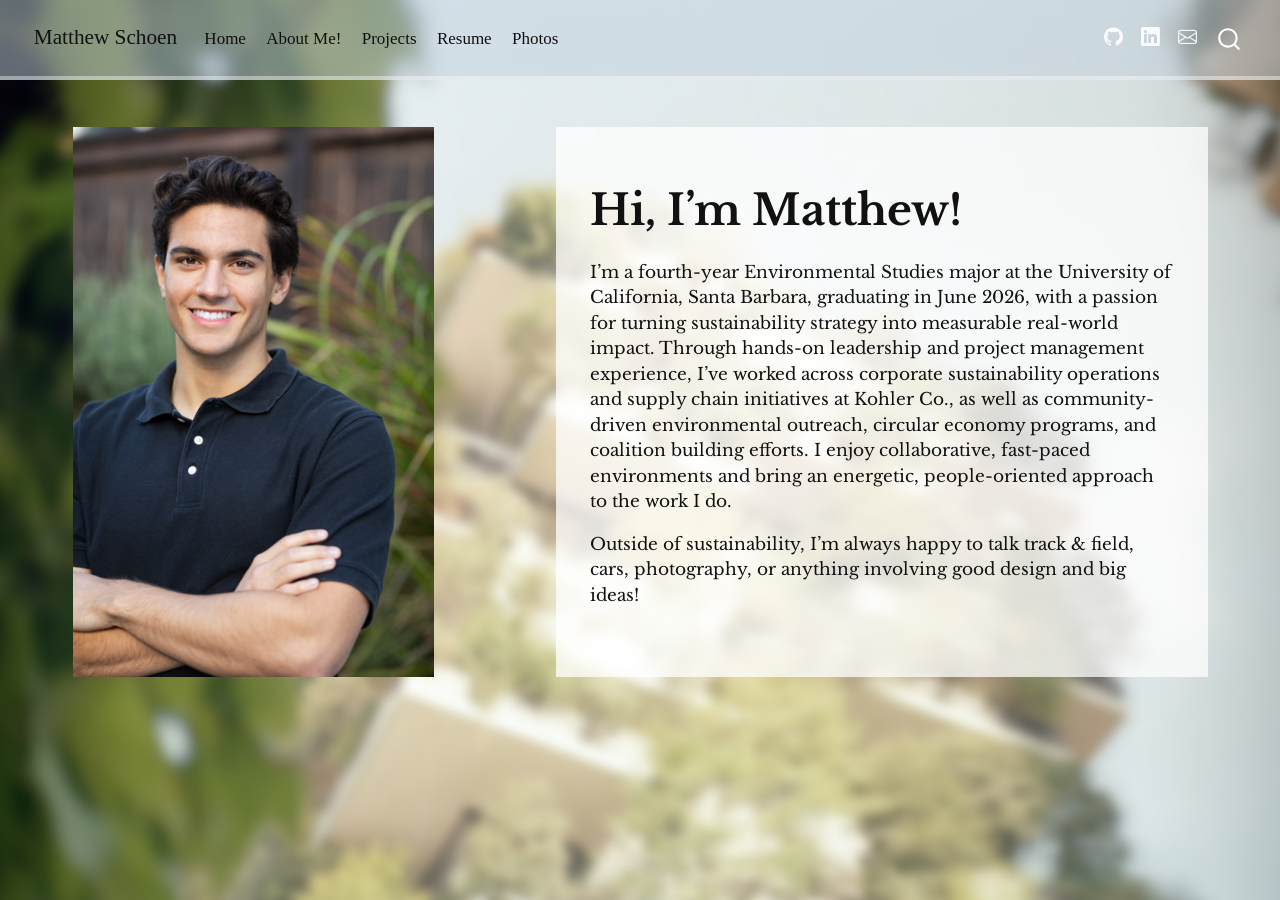
<file: docs/index.html>
<!DOCTYPE html>
<html xmlns="http://www.w3.org/1999/xhtml" lang="en" xml:lang="en"><head>

<meta charset="utf-8">
<meta name="generator" content="quarto-1.8.25">

<meta name="viewport" content="width=device-width, initial-scale=1.0, user-scalable=yes">


<title>Matthew Schoen</title>
<style>
code{white-space: pre-wrap;}
span.smallcaps{font-variant: small-caps;}
div.columns{display: flex; gap: min(4vw, 1.5em);}
div.column{flex: auto; overflow-x: auto;}
div.hanging-indent{margin-left: 1.5em; text-indent: -1.5em;}
ul.task-list{list-style: none;}
ul.task-list li input[type="checkbox"] {
  width: 0.8em;
  margin: 0 0.8em 0.2em -1em; /* quarto-specific, see https://github.com/quarto-dev/quarto-cli/issues/4556 */ 
  vertical-align: middle;
}
</style>


<script src="site_libs/quarto-nav/quarto-nav.js"></script>
<script src="site_libs/quarto-nav/headroom.min.js"></script>
<script src="site_libs/clipboard/clipboard.min.js"></script>
<script src="site_libs/quarto-search/autocomplete.umd.js"></script>
<script src="site_libs/quarto-search/fuse.min.js"></script>
<script src="site_libs/quarto-search/quarto-search.js"></script>
<meta name="quarto:offset" content="./">
<script src="site_libs/quarto-html/quarto.js" type="module"></script>
<script src="site_libs/quarto-html/tabsets/tabsets.js" type="module"></script>
<script src="site_libs/quarto-html/axe/axe-check.js" type="module"></script>
<script src="site_libs/quarto-html/popper.min.js"></script>
<script src="site_libs/quarto-html/tippy.umd.min.js"></script>
<script src="site_libs/quarto-html/anchor.min.js"></script>
<link href="site_libs/quarto-html/tippy.css" rel="stylesheet">
<link href="site_libs/quarto-html/quarto-syntax-highlighting-7b89279ff1a6dce999919e0e67d4d9ec.css" rel="stylesheet" id="quarto-text-highlighting-styles">
<script src="site_libs/bootstrap/bootstrap.min.js"></script>
<link href="site_libs/bootstrap/bootstrap-icons.css" rel="stylesheet">
<link href="site_libs/bootstrap/bootstrap-ee5696a07194bc2ae68a4d3c71f59966.min.css" rel="stylesheet" append-hash="true" id="quarto-bootstrap" data-mode="light">
<script id="quarto-search-options" type="application/json">{
  "location": "navbar",
  "copy-button": false,
  "collapse-after": 3,
  "panel-placement": "end",
  "type": "overlay",
  "limit": 50,
  "keyboard-shortcut": [
    "f",
    "/",
    "s"
  ],
  "show-item-context": false,
  "language": {
    "search-no-results-text": "No results",
    "search-matching-documents-text": "matching documents",
    "search-copy-link-title": "Copy link to search",
    "search-hide-matches-text": "Hide additional matches",
    "search-more-match-text": "more match in this document",
    "search-more-matches-text": "more matches in this document",
    "search-clear-button-title": "Clear",
    "search-text-placeholder": "",
    "search-detached-cancel-button-title": "Cancel",
    "search-submit-button-title": "Submit",
    "search-label": "Search"
  }
}</script>


</head>

<body class="nav-fixed default-page quarto-light">

<div id="quarto-search-results"></div>
  <header id="quarto-header" class="headroom fixed-top">
    <nav class="navbar navbar-expand-lg " data-bs-theme="dark">
      <div class="navbar-container container-fluid">
      <div class="navbar-brand-container mx-auto">
    <a href="./index.html" class="navbar-brand navbar-brand-logo">
    </a>
    <a class="navbar-brand" href="./index.html">
    <span class="navbar-title">Matthew Schoen</span>
    </a>
  </div>
            <div id="quarto-search" class="" title="Search"></div>
          <button class="navbar-toggler" type="button" data-bs-toggle="collapse" data-bs-target="#navbarCollapse" aria-controls="navbarCollapse" role="menu" aria-expanded="false" aria-label="Toggle navigation" onclick="if (window.quartoToggleHeadroom) { window.quartoToggleHeadroom(); }">
  <span class="navbar-toggler-icon"></span>
</button>
          <div class="collapse navbar-collapse" id="navbarCollapse">
            <ul class="navbar-nav navbar-nav-scroll me-auto">
  <li class="nav-item">
    <a class="nav-link active" href="./index.html" aria-current="page"> 
<span class="menu-text">Home</span></a>
  </li>  
  <li class="nav-item">
    <a class="nav-link" href="./about.html"> 
<span class="menu-text">About Me!</span></a>
  </li>  
  <li class="nav-item">
    <a class="nav-link" href="./projects.html"> 
<span class="menu-text">Projects</span></a>
  </li>  
  <li class="nav-item">
    <a class="nav-link" href="./resume.html"> 
<span class="menu-text">Resume</span></a>
  </li>  
  <li class="nav-item">
    <a class="nav-link" href="./photos.html"> 
<span class="menu-text">Photos</span></a>
  </li>  
</ul>
            <ul class="navbar-nav navbar-nav-scroll ms-auto">
  <li class="nav-item compact">
    <a class="nav-link" href="https://github.com/meschoen76"> <i class="bi bi-github" role="img">
</i> 
<span class="menu-text"></span></a>
  </li>  
  <li class="nav-item compact">
    <a class="nav-link" href="https://www.linkedin.com/in/matthew-schoen-sustainability/"> <i class="bi bi-linkedin" role="img">
</i> 
<span class="menu-text"></span></a>
  </li>  
  <li class="nav-item compact">
    <a class="nav-link" href="mailto:meschoen76@gmail.com"> <i class="bi bi-envelope" role="img">
</i> 
<span class="menu-text"></span></a>
  </li>  
</ul>
          </div> <!-- /navcollapse -->
            <div class="quarto-navbar-tools">
</div>
      </div> <!-- /container-fluid -->
    </nav>
</header>
<!-- content -->
<div id="quarto-content" class="quarto-container page-columns page-rows-contents page-layout-full page-navbar">
<!-- sidebar -->
<!-- margin-sidebar -->
    
<!-- main -->
<main class="content column-page" id="quarto-document-content"><header id="title-block-header" class="quarto-title-block"></header>




<div class="grid">
<div class="g-col-12 g-col-md-4">
<p><img src="Images/mes_headshot.JPEG" class="profile-image img-fluid" alt="Matthew Schoen Headshot"></p>
</div>
<div class="g-col-12 g-col-md-1">

</div>
<div class="g-col-12 g-col-md-7 text-panel-index" style="display:flex; flex-direction:column; justify-content:center;">
<p><span style="font-size:250%;"><strong>Hi, I’m Matthew!</strong></span></p>
<p>I’m a fourth-year Environmental Studies major at the University of California, Santa Barbara, graduating in June 2026, with a passion for turning sustainability strategy into measurable real-world impact. Through hands-on leadership and project management experience, I’ve worked across corporate sustainability operations and supply chain initiatives at Kohler Co., as well as community-driven environmental outreach, circular economy programs, and coalition building efforts. I enjoy collaborative, fast-paced environments and bring an energetic, people-oriented approach to the work I do.</p>
<p>Outside of sustainability, I’m always happy to talk track &amp; field, cars, photography, or anything involving good design and big ideas!</p>
</div>
</div>



</main> <!-- /main -->
<script id="quarto-html-after-body" type="application/javascript">
  window.document.addEventListener("DOMContentLoaded", function (event) {
    const icon = "";
    const anchorJS = new window.AnchorJS();
    anchorJS.options = {
      placement: 'right',
      icon: icon
    };
    anchorJS.add('.anchored');
    const isCodeAnnotation = (el) => {
      for (const clz of el.classList) {
        if (clz.startsWith('code-annotation-')) {                     
          return true;
        }
      }
      return false;
    }
    const onCopySuccess = function(e) {
      // button target
      const button = e.trigger;
      // don't keep focus
      button.blur();
      // flash "checked"
      button.classList.add('code-copy-button-checked');
      var currentTitle = button.getAttribute("title");
      button.setAttribute("title", "Copied!");
      let tooltip;
      if (window.bootstrap) {
        button.setAttribute("data-bs-toggle", "tooltip");
        button.setAttribute("data-bs-placement", "left");
        button.setAttribute("data-bs-title", "Copied!");
        tooltip = new bootstrap.Tooltip(button, 
          { trigger: "manual", 
            customClass: "code-copy-button-tooltip",
            offset: [0, -8]});
        tooltip.show();    
      }
      setTimeout(function() {
        if (tooltip) {
          tooltip.hide();
          button.removeAttribute("data-bs-title");
          button.removeAttribute("data-bs-toggle");
          button.removeAttribute("data-bs-placement");
        }
        button.setAttribute("title", currentTitle);
        button.classList.remove('code-copy-button-checked');
      }, 1000);
      // clear code selection
      e.clearSelection();
    }
    const getTextToCopy = function(trigger) {
      const outerScaffold = trigger.parentElement.cloneNode(true);
      const codeEl = outerScaffold.querySelector('code');
      for (const childEl of codeEl.children) {
        if (isCodeAnnotation(childEl)) {
          childEl.remove();
        }
      }
      return codeEl.innerText;
    }
    const clipboard = new window.ClipboardJS('.code-copy-button:not([data-in-quarto-modal])', {
      text: getTextToCopy
    });
    clipboard.on('success', onCopySuccess);
    if (window.document.getElementById('quarto-embedded-source-code-modal')) {
      const clipboardModal = new window.ClipboardJS('.code-copy-button[data-in-quarto-modal]', {
        text: getTextToCopy,
        container: window.document.getElementById('quarto-embedded-source-code-modal')
      });
      clipboardModal.on('success', onCopySuccess);
    }
      var localhostRegex = new RegExp(/^(?:http|https):\/\/localhost\:?[0-9]*\//);
      var mailtoRegex = new RegExp(/^mailto:/);
        var filterRegex = new RegExp('/' + window.location.host + '/');
      var isInternal = (href) => {
          return filterRegex.test(href) || localhostRegex.test(href) || mailtoRegex.test(href);
      }
      // Inspect non-navigation links and adorn them if external
     var links = window.document.querySelectorAll('a[href]:not(.nav-link):not(.navbar-brand):not(.toc-action):not(.sidebar-link):not(.sidebar-item-toggle):not(.pagination-link):not(.no-external):not([aria-hidden]):not(.dropdown-item):not(.quarto-navigation-tool):not(.about-link)');
      for (var i=0; i<links.length; i++) {
        const link = links[i];
        if (!isInternal(link.href)) {
          // undo the damage that might have been done by quarto-nav.js in the case of
          // links that we want to consider external
          if (link.dataset.originalHref !== undefined) {
            link.href = link.dataset.originalHref;
          }
        }
      }
    function tippyHover(el, contentFn, onTriggerFn, onUntriggerFn) {
      const config = {
        allowHTML: true,
        maxWidth: 500,
        delay: 100,
        arrow: false,
        appendTo: function(el) {
            return el.parentElement;
        },
        interactive: true,
        interactiveBorder: 10,
        theme: 'quarto',
        placement: 'bottom-start',
      };
      if (contentFn) {
        config.content = contentFn;
      }
      if (onTriggerFn) {
        config.onTrigger = onTriggerFn;
      }
      if (onUntriggerFn) {
        config.onUntrigger = onUntriggerFn;
      }
      window.tippy(el, config); 
    }
    const noterefs = window.document.querySelectorAll('a[role="doc-noteref"]');
    for (var i=0; i<noterefs.length; i++) {
      const ref = noterefs[i];
      tippyHover(ref, function() {
        // use id or data attribute instead here
        let href = ref.getAttribute('data-footnote-href') || ref.getAttribute('href');
        try { href = new URL(href).hash; } catch {}
        const id = href.replace(/^#\/?/, "");
        const note = window.document.getElementById(id);
        if (note) {
          return note.innerHTML;
        } else {
          return "";
        }
      });
    }
    const xrefs = window.document.querySelectorAll('a.quarto-xref');
    const processXRef = (id, note) => {
      // Strip column container classes
      const stripColumnClz = (el) => {
        el.classList.remove("page-full", "page-columns");
        if (el.children) {
          for (const child of el.children) {
            stripColumnClz(child);
          }
        }
      }
      stripColumnClz(note)
      if (id === null || id.startsWith('sec-')) {
        // Special case sections, only their first couple elements
        const container = document.createElement("div");
        if (note.children && note.children.length > 2) {
          container.appendChild(note.children[0].cloneNode(true));
          for (let i = 1; i < note.children.length; i++) {
            const child = note.children[i];
            if (child.tagName === "P" && child.innerText === "") {
              continue;
            } else {
              container.appendChild(child.cloneNode(true));
              break;
            }
          }
          if (window.Quarto?.typesetMath) {
            window.Quarto.typesetMath(container);
          }
          return container.innerHTML
        } else {
          if (window.Quarto?.typesetMath) {
            window.Quarto.typesetMath(note);
          }
          return note.innerHTML;
        }
      } else {
        // Remove any anchor links if they are present
        const anchorLink = note.querySelector('a.anchorjs-link');
        if (anchorLink) {
          anchorLink.remove();
        }
        if (window.Quarto?.typesetMath) {
          window.Quarto.typesetMath(note);
        }
        if (note.classList.contains("callout")) {
          return note.outerHTML;
        } else {
          return note.innerHTML;
        }
      }
    }
    for (var i=0; i<xrefs.length; i++) {
      const xref = xrefs[i];
      tippyHover(xref, undefined, function(instance) {
        instance.disable();
        let url = xref.getAttribute('href');
        let hash = undefined; 
        if (url.startsWith('#')) {
          hash = url;
        } else {
          try { hash = new URL(url).hash; } catch {}
        }
        if (hash) {
          const id = hash.replace(/^#\/?/, "");
          const note = window.document.getElementById(id);
          if (note !== null) {
            try {
              const html = processXRef(id, note.cloneNode(true));
              instance.setContent(html);
            } finally {
              instance.enable();
              instance.show();
            }
          } else {
            // See if we can fetch this
            fetch(url.split('#')[0])
            .then(res => res.text())
            .then(html => {
              const parser = new DOMParser();
              const htmlDoc = parser.parseFromString(html, "text/html");
              const note = htmlDoc.getElementById(id);
              if (note !== null) {
                const html = processXRef(id, note);
                instance.setContent(html);
              } 
            }).finally(() => {
              instance.enable();
              instance.show();
            });
          }
        } else {
          // See if we can fetch a full url (with no hash to target)
          // This is a special case and we should probably do some content thinning / targeting
          fetch(url)
          .then(res => res.text())
          .then(html => {
            const parser = new DOMParser();
            const htmlDoc = parser.parseFromString(html, "text/html");
            const note = htmlDoc.querySelector('main.content');
            if (note !== null) {
              // This should only happen for chapter cross references
              // (since there is no id in the URL)
              // remove the first header
              if (note.children.length > 0 && note.children[0].tagName === "HEADER") {
                note.children[0].remove();
              }
              const html = processXRef(null, note);
              instance.setContent(html);
            } 
          }).finally(() => {
            instance.enable();
            instance.show();
          });
        }
      }, function(instance) {
      });
    }
        let selectedAnnoteEl;
        const selectorForAnnotation = ( cell, annotation) => {
          let cellAttr = 'data-code-cell="' + cell + '"';
          let lineAttr = 'data-code-annotation="' +  annotation + '"';
          const selector = 'span[' + cellAttr + '][' + lineAttr + ']';
          return selector;
        }
        const selectCodeLines = (annoteEl) => {
          const doc = window.document;
          const targetCell = annoteEl.getAttribute("data-target-cell");
          const targetAnnotation = annoteEl.getAttribute("data-target-annotation");
          const annoteSpan = window.document.querySelector(selectorForAnnotation(targetCell, targetAnnotation));
          const lines = annoteSpan.getAttribute("data-code-lines").split(",");
          const lineIds = lines.map((line) => {
            return targetCell + "-" + line;
          })
          let top = null;
          let height = null;
          let parent = null;
          if (lineIds.length > 0) {
              //compute the position of the single el (top and bottom and make a div)
              const el = window.document.getElementById(lineIds[0]);
              top = el.offsetTop;
              height = el.offsetHeight;
              parent = el.parentElement.parentElement;
            if (lineIds.length > 1) {
              const lastEl = window.document.getElementById(lineIds[lineIds.length - 1]);
              const bottom = lastEl.offsetTop + lastEl.offsetHeight;
              height = bottom - top;
            }
            if (top !== null && height !== null && parent !== null) {
              // cook up a div (if necessary) and position it 
              let div = window.document.getElementById("code-annotation-line-highlight");
              if (div === null) {
                div = window.document.createElement("div");
                div.setAttribute("id", "code-annotation-line-highlight");
                div.style.position = 'absolute';
                parent.appendChild(div);
              }
              div.style.top = top - 2 + "px";
              div.style.height = height + 4 + "px";
              div.style.left = 0;
              let gutterDiv = window.document.getElementById("code-annotation-line-highlight-gutter");
              if (gutterDiv === null) {
                gutterDiv = window.document.createElement("div");
                gutterDiv.setAttribute("id", "code-annotation-line-highlight-gutter");
                gutterDiv.style.position = 'absolute';
                const codeCell = window.document.getElementById(targetCell);
                const gutter = codeCell.querySelector('.code-annotation-gutter');
                gutter.appendChild(gutterDiv);
              }
              gutterDiv.style.top = top - 2 + "px";
              gutterDiv.style.height = height + 4 + "px";
            }
            selectedAnnoteEl = annoteEl;
          }
        };
        const unselectCodeLines = () => {
          const elementsIds = ["code-annotation-line-highlight", "code-annotation-line-highlight-gutter"];
          elementsIds.forEach((elId) => {
            const div = window.document.getElementById(elId);
            if (div) {
              div.remove();
            }
          });
          selectedAnnoteEl = undefined;
        };
          // Handle positioning of the toggle
      window.addEventListener(
        "resize",
        throttle(() => {
          elRect = undefined;
          if (selectedAnnoteEl) {
            selectCodeLines(selectedAnnoteEl);
          }
        }, 10)
      );
      function throttle(fn, ms) {
      let throttle = false;
      let timer;
        return (...args) => {
          if(!throttle) { // first call gets through
              fn.apply(this, args);
              throttle = true;
          } else { // all the others get throttled
              if(timer) clearTimeout(timer); // cancel #2
              timer = setTimeout(() => {
                fn.apply(this, args);
                timer = throttle = false;
              }, ms);
          }
        };
      }
        // Attach click handler to the DT
        const annoteDls = window.document.querySelectorAll('dt[data-target-cell]');
        for (const annoteDlNode of annoteDls) {
          annoteDlNode.addEventListener('click', (event) => {
            const clickedEl = event.target;
            if (clickedEl !== selectedAnnoteEl) {
              unselectCodeLines();
              const activeEl = window.document.querySelector('dt[data-target-cell].code-annotation-active');
              if (activeEl) {
                activeEl.classList.remove('code-annotation-active');
              }
              selectCodeLines(clickedEl);
              clickedEl.classList.add('code-annotation-active');
            } else {
              // Unselect the line
              unselectCodeLines();
              clickedEl.classList.remove('code-annotation-active');
            }
          });
        }
    const findCites = (el) => {
      const parentEl = el.parentElement;
      if (parentEl) {
        const cites = parentEl.dataset.cites;
        if (cites) {
          return {
            el,
            cites: cites.split(' ')
          };
        } else {
          return findCites(el.parentElement)
        }
      } else {
        return undefined;
      }
    };
    var bibliorefs = window.document.querySelectorAll('a[role="doc-biblioref"]');
    for (var i=0; i<bibliorefs.length; i++) {
      const ref = bibliorefs[i];
      const citeInfo = findCites(ref);
      if (citeInfo) {
        tippyHover(citeInfo.el, function() {
          var popup = window.document.createElement('div');
          citeInfo.cites.forEach(function(cite) {
            var citeDiv = window.document.createElement('div');
            citeDiv.classList.add('hanging-indent');
            citeDiv.classList.add('csl-entry');
            var biblioDiv = window.document.getElementById('ref-' + cite);
            if (biblioDiv) {
              citeDiv.innerHTML = biblioDiv.innerHTML;
            }
            popup.appendChild(citeDiv);
          });
          return popup.innerHTML;
        });
      }
    }
  });
  </script>
</div> <!-- /content -->




</body></html>
</file>
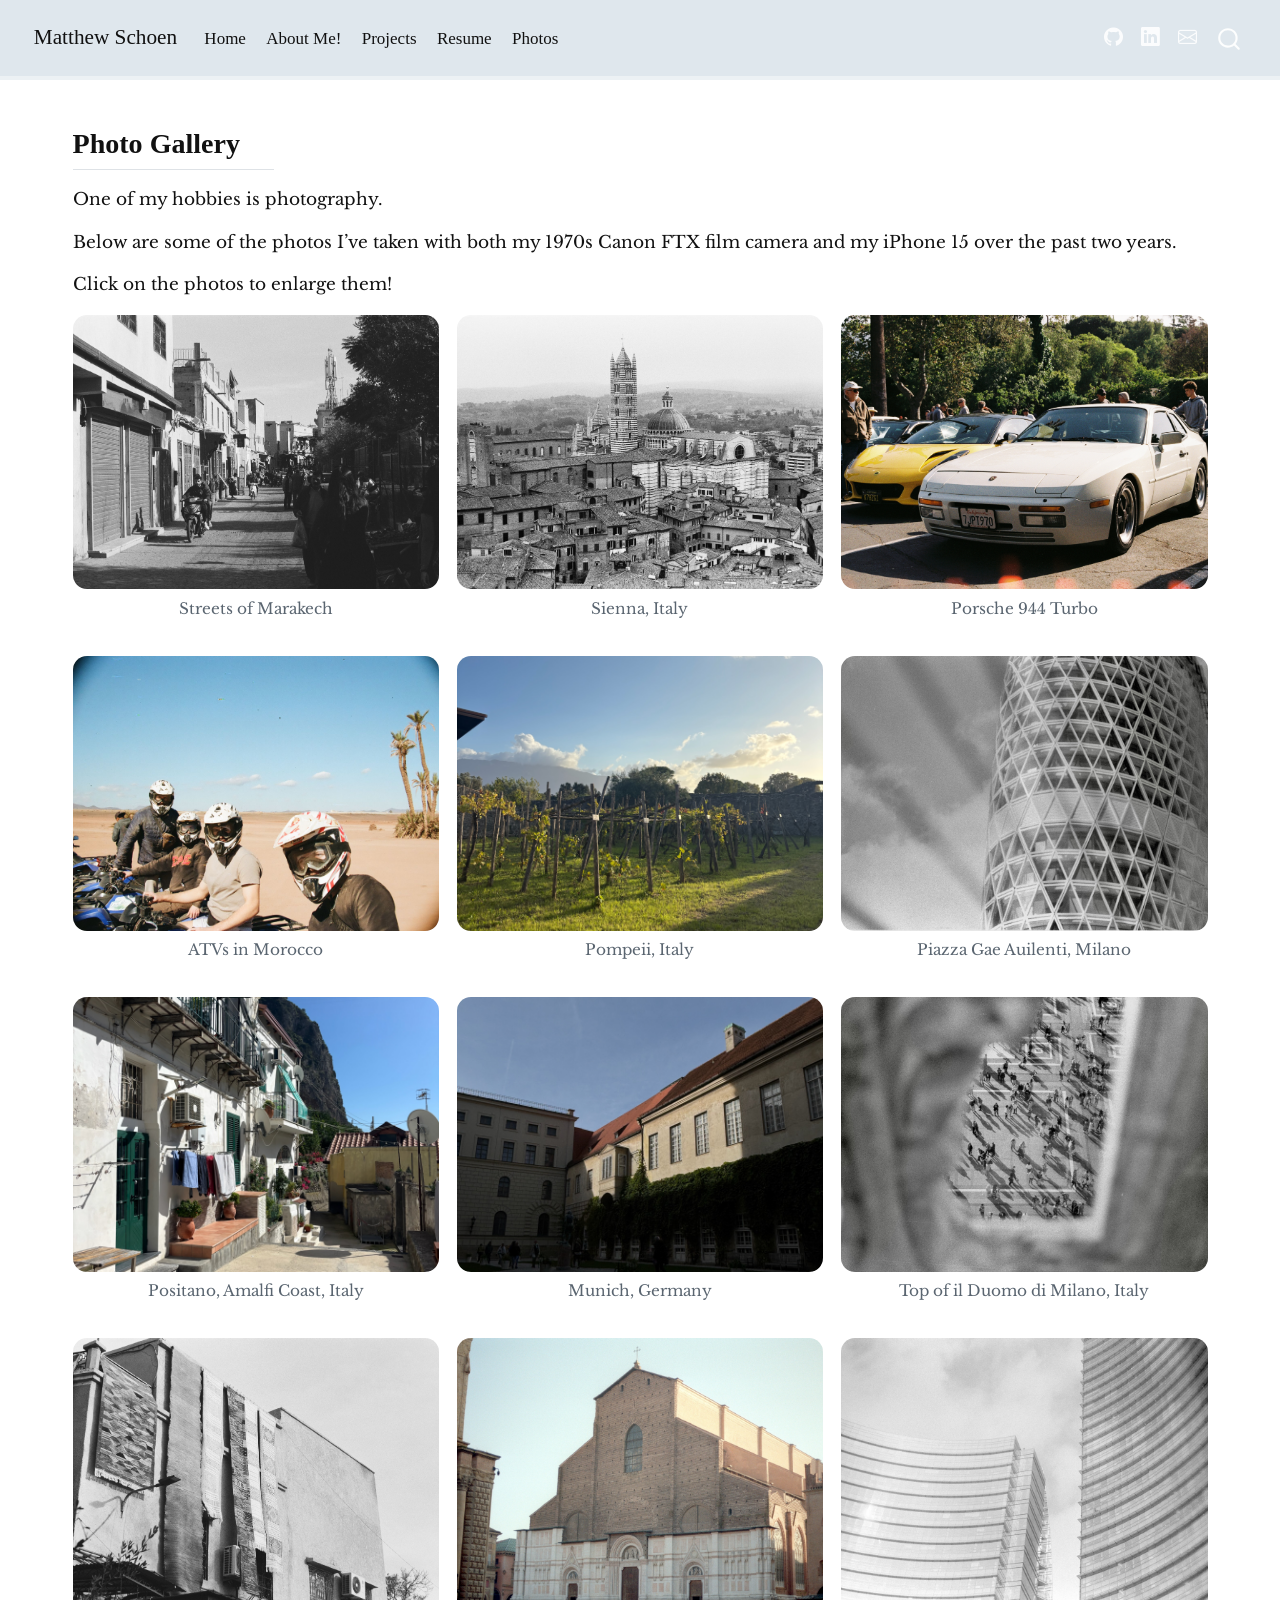
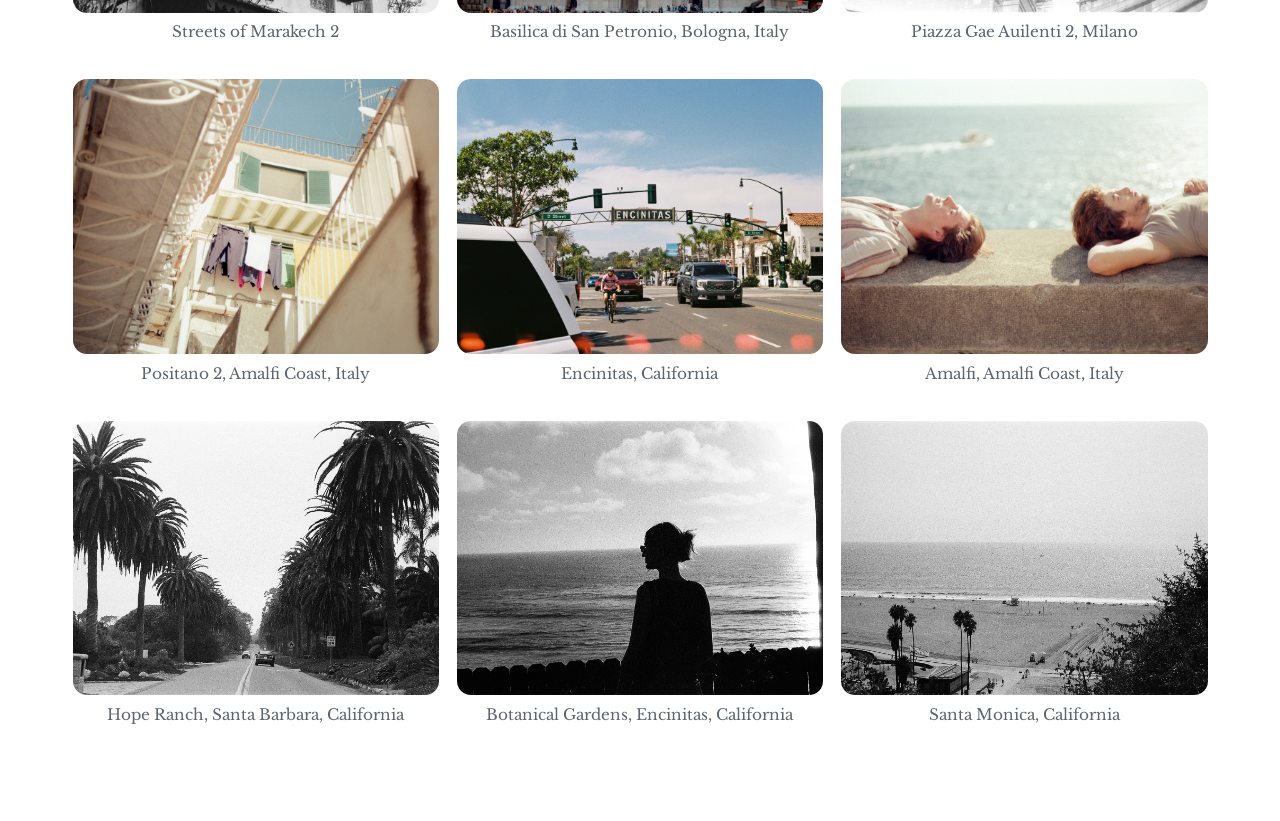
<file: docs/photos.html>
<!DOCTYPE html>
<html xmlns="http://www.w3.org/1999/xhtml" lang="en" xml:lang="en"><head>

<meta charset="utf-8">
<meta name="generator" content="quarto-1.8.25">

<meta name="viewport" content="width=device-width, initial-scale=1.0, user-scalable=yes">


<title>photos – Matthew Schoen</title>
<style>
code{white-space: pre-wrap;}
span.smallcaps{font-variant: small-caps;}
div.columns{display: flex; gap: min(4vw, 1.5em);}
div.column{flex: auto; overflow-x: auto;}
div.hanging-indent{margin-left: 1.5em; text-indent: -1.5em;}
ul.task-list{list-style: none;}
ul.task-list li input[type="checkbox"] {
  width: 0.8em;
  margin: 0 0.8em 0.2em -1em; /* quarto-specific, see https://github.com/quarto-dev/quarto-cli/issues/4556 */ 
  vertical-align: middle;
}
</style>


<script src="site_libs/quarto-nav/quarto-nav.js"></script>
<script src="site_libs/quarto-nav/headroom.min.js"></script>
<script src="site_libs/clipboard/clipboard.min.js"></script>
<script src="site_libs/quarto-search/autocomplete.umd.js"></script>
<script src="site_libs/quarto-search/fuse.min.js"></script>
<script src="site_libs/quarto-search/quarto-search.js"></script>
<meta name="quarto:offset" content="./">
<script src="site_libs/quarto-html/quarto.js" type="module"></script>
<script src="site_libs/quarto-html/tabsets/tabsets.js" type="module"></script>
<script src="site_libs/quarto-html/axe/axe-check.js" type="module"></script>
<script src="site_libs/quarto-html/popper.min.js"></script>
<script src="site_libs/quarto-html/tippy.umd.min.js"></script>
<script src="site_libs/quarto-html/anchor.min.js"></script>
<link href="site_libs/quarto-html/tippy.css" rel="stylesheet">
<link href="site_libs/quarto-html/quarto-syntax-highlighting-7b89279ff1a6dce999919e0e67d4d9ec.css" rel="stylesheet" id="quarto-text-highlighting-styles">
<script src="site_libs/bootstrap/bootstrap.min.js"></script>
<link href="site_libs/bootstrap/bootstrap-icons.css" rel="stylesheet">
<link href="site_libs/bootstrap/bootstrap-ee5696a07194bc2ae68a4d3c71f59966.min.css" rel="stylesheet" append-hash="true" id="quarto-bootstrap" data-mode="light">
<script src="site_libs/quarto-contrib/glightbox/glightbox.min.js"></script>
<link href="site_libs/quarto-contrib/glightbox/glightbox.min.css" rel="stylesheet">
<link href="site_libs/quarto-contrib/glightbox/lightbox.css" rel="stylesheet">
<script id="quarto-search-options" type="application/json">{
  "location": "navbar",
  "copy-button": false,
  "collapse-after": 3,
  "panel-placement": "end",
  "type": "overlay",
  "limit": 50,
  "keyboard-shortcut": [
    "f",
    "/",
    "s"
  ],
  "show-item-context": false,
  "language": {
    "search-no-results-text": "No results",
    "search-matching-documents-text": "matching documents",
    "search-copy-link-title": "Copy link to search",
    "search-hide-matches-text": "Hide additional matches",
    "search-more-match-text": "more match in this document",
    "search-more-matches-text": "more matches in this document",
    "search-clear-button-title": "Clear",
    "search-text-placeholder": "",
    "search-detached-cancel-button-title": "Cancel",
    "search-submit-button-title": "Submit",
    "search-label": "Search"
  }
}</script>


</head>

<body class="nav-fixed quarto-light">

<div id="quarto-search-results"></div>
  <header id="quarto-header" class="headroom fixed-top">
    <nav class="navbar navbar-expand-lg " data-bs-theme="dark">
      <div class="navbar-container container-fluid">
      <div class="navbar-brand-container mx-auto">
    <a href="./index.html" class="navbar-brand navbar-brand-logo">
    </a>
    <a class="navbar-brand" href="./index.html">
    <span class="navbar-title">Matthew Schoen</span>
    </a>
  </div>
            <div id="quarto-search" class="" title="Search"></div>
          <button class="navbar-toggler" type="button" data-bs-toggle="collapse" data-bs-target="#navbarCollapse" aria-controls="navbarCollapse" role="menu" aria-expanded="false" aria-label="Toggle navigation" onclick="if (window.quartoToggleHeadroom) { window.quartoToggleHeadroom(); }">
  <span class="navbar-toggler-icon"></span>
</button>
          <div class="collapse navbar-collapse" id="navbarCollapse">
            <ul class="navbar-nav navbar-nav-scroll me-auto">
  <li class="nav-item">
    <a class="nav-link" href="./index.html"> 
<span class="menu-text">Home</span></a>
  </li>  
  <li class="nav-item">
    <a class="nav-link" href="./about.html"> 
<span class="menu-text">About Me!</span></a>
  </li>  
  <li class="nav-item">
    <a class="nav-link" href="./projects.html"> 
<span class="menu-text">Projects</span></a>
  </li>  
  <li class="nav-item">
    <a class="nav-link" href="./resume.html"> 
<span class="menu-text">Resume</span></a>
  </li>  
  <li class="nav-item">
    <a class="nav-link active" href="./photos.html" aria-current="page"> 
<span class="menu-text">Photos</span></a>
  </li>  
</ul>
            <ul class="navbar-nav navbar-nav-scroll ms-auto">
  <li class="nav-item compact">
    <a class="nav-link" href="https://github.com/meschoen76"> <i class="bi bi-github" role="img">
</i> 
<span class="menu-text"></span></a>
  </li>  
  <li class="nav-item compact">
    <a class="nav-link" href="https://www.linkedin.com/in/matthew-schoen-sustainability/"> <i class="bi bi-linkedin" role="img">
</i> 
<span class="menu-text"></span></a>
  </li>  
  <li class="nav-item compact">
    <a class="nav-link" href="mailto:meschoen76@gmail.com"> <i class="bi bi-envelope" role="img">
</i> 
<span class="menu-text"></span></a>
  </li>  
</ul>
          </div> <!-- /navcollapse -->
            <div class="quarto-navbar-tools">
</div>
      </div> <!-- /container-fluid -->
    </nav>
</header>
<!-- content -->
<div id="quarto-content" class="quarto-container page-columns page-rows-contents page-layout-full page-navbar">
<!-- sidebar -->
<!-- margin-sidebar -->
    
<!-- main -->
<main class="content column-page" id="quarto-document-content"><header id="title-block-header" class="quarto-title-block"></header>




<section id="photo-gallery" class="level2">
<h2 class="anchored" data-anchor-id="photo-gallery">Photo Gallery</h2>
<p>One of my hobbies is photography.</p>
<p>Below are some of the photos I’ve taken with both my 1970s Canon FTX film camera and my iPhone 15 over the past two years.</p>
<p>Click on the photos to enlarge them!</p>
<div class="photo-grid">
<div class="quarto-figure quarto-figure-center">
<figure class="figure">
<p><a href="Images/marakesh.jpg" class="lightbox" data-gallery="gallery" title="Streets of Marakech"><img src="Images/marakesh.jpg" class="img-fluid figure-img" alt="Streets of Marakech"></a></p>
<figcaption>Streets of Marakech</figcaption>
</figure>
</div>
<div class="quarto-figure quarto-figure-center">
<figure class="figure">
<p><a href="Images/sienna.jpg" class="lightbox" data-gallery="gallery" title="Sienna, Italy"><img src="Images/sienna.jpg" class="img-fluid figure-img" alt="Sienna, Italy"></a></p>
<figcaption>Sienna, Italy</figcaption>
</figure>
</div>
<div class="quarto-figure quarto-figure-center">
<figure class="figure">
<p><a href="Images/IMG_0252.JPG" class="lightbox" data-gallery="gallery" title="Porsche 944 Turbo"><img src="Images/IMG_0252.JPG" class="img-fluid figure-img" alt="Porsche 944 Turbo"></a></p>
<figcaption>Porsche 944 Turbo</figcaption>
</figure>
</div>
<div class="quarto-figure quarto-figure-center">
<figure class="figure">
<p><a href="Images/atv.jpg" class="lightbox" data-gallery="gallery" title="ATVs in Morocco"><img src="Images/atv.jpg" class="img-fluid figure-img" alt="ATVs in Morocco"></a></p>
<figcaption>ATVs in Morocco</figcaption>
</figure>
</div>
<div class="quarto-figure quarto-figure-center">
<figure class="figure">
<p><a href="Images/pompeii_background.jpeg" class="lightbox" data-gallery="gallery" title="Pompeii, Italy"><img src="Images/pompeii_background.jpeg" class="img-fluid figure-img" alt="Pompeii, Italy"></a></p>
<figcaption>Pompeii, Italy</figcaption>
</figure>
</div>
<div class="quarto-figure quarto-figure-center">
<figure class="figure">
<p><a href="Images/IMG_6099.JPG" class="lightbox" data-gallery="gallery" title="Piazza Gae Auilenti, Milano"><img src="Images/IMG_6099.JPG" class="img-fluid figure-img" alt="Piazza Gae Auilenti, Milano"></a></p>
<figcaption>Piazza Gae Auilenti, Milano</figcaption>
</figure>
</div>
<div class="quarto-figure quarto-figure-center">
<figure class="figure">
<p><a href="Images/IMG_5441.jpeg" class="lightbox" data-gallery="gallery" title="Positano, Amalfi Coast, Italy"><img src="Images/IMG_5441.jpeg" class="img-fluid figure-img" alt="Positano, Amalfi Coast, Italy"></a></p>
<figcaption>Positano, Amalfi Coast, Italy</figcaption>
</figure>
</div>
<div class="quarto-figure quarto-figure-center">
<figure class="figure">
<p><a href="Images/IMG_4444.jpeg" class="lightbox" data-gallery="gallery" title="Munich, Germany"><img src="Images/IMG_4444.jpeg" class="img-fluid figure-img" alt="Munich, Germany"></a></p>
<figcaption>Munich, Germany</figcaption>
</figure>
</div>
<div class="quarto-figure quarto-figure-center">
<figure class="figure">
<p><a href="Images/IMG_6104.JPG" class="lightbox" data-gallery="gallery" title="Top of il Duomo di Milano, Italy"><img src="Images/IMG_6104.JPG" class="img-fluid figure-img" alt="Top of il Duomo di Milano, Italy"></a></p>
<figcaption>Top of il Duomo di Milano, Italy</figcaption>
</figure>
</div>
<div class="quarto-figure quarto-figure-center">
<figure class="figure">
<p><a href="Images/IMG_1374.jpeg" class="lightbox" data-gallery="gallery" title="Streets of Marakech 2"><img src="Images/IMG_1374.jpeg" class="img-fluid figure-img" alt="Streets of Marakech 2"></a></p>
<figcaption>Streets of Marakech 2</figcaption>
</figure>
</div>
<div class="quarto-figure quarto-figure-center">
<figure class="figure">
<p><a href="Images/bolognacatedral.jpg" class="lightbox" data-gallery="gallery" title="Basilica di San Petronio, Bologna, Italy"><img src="Images/bolognacatedral.jpg" class="img-fluid figure-img" alt="Basilica di San Petronio, Bologna, Italy"></a></p>
<figcaption>Basilica di San Petronio, Bologna, Italy</figcaption>
</figure>
</div>
<div class="quarto-figure quarto-figure-center">
<figure class="figure">
<p><a href="Images/IMG_6100.JPG" class="lightbox" data-gallery="gallery" title="Piazza Gae Auilenti 2, Milano"><img src="Images/IMG_6100.JPG" class="img-fluid figure-img" alt="Piazza Gae Auilenti 2, Milano"></a></p>
<figcaption>Piazza Gae Auilenti 2, Milano</figcaption>
</figure>
</div>
<div class="quarto-figure quarto-figure-center">
<figure class="figure">
<p><a href="Images/Amalfi.jpg" class="lightbox" data-gallery="gallery" title="Positano 2, Amalfi Coast, Italy"><img src="Images/Amalfi.jpg" class="img-fluid figure-img" alt="Positano 2, Amalfi Coast, Italy"></a></p>
<figcaption>Positano 2, Amalfi Coast, Italy</figcaption>
</figure>
</div>
<div class="quarto-figure quarto-figure-center">
<figure class="figure">
<p><a href="Images/IMG_0253.JPG" class="lightbox" data-gallery="gallery" title="Encinitas, California"><img src="Images/IMG_0253.JPG" class="img-fluid figure-img" alt="Encinitas, California"></a></p>
<figcaption>Encinitas, California</figcaption>
</figure>
</div>
<div class="quarto-figure quarto-figure-center">
<figure class="figure">
<p><a href="Images/positano.jpg" class="lightbox" data-gallery="gallery" title="Amalfi, Amalfi Coast, Italy"><img src="Images/positano.jpg" class="img-fluid figure-img" alt="Amalfi, Amalfi Coast, Italy"></a></p>
<figcaption>Amalfi, Amalfi Coast, Italy</figcaption>
</figure>
</div>
<div class="quarto-figure quarto-figure-center">
<figure class="figure">
<p><a href="Images/IMG_0926.JPG" class="lightbox" data-gallery="gallery" title="Hope Ranch, Santa Barbara, California"><img src="Images/IMG_0926.JPG" class="img-fluid figure-img" alt="Hope Ranch, Santa Barbara, California"></a></p>
<figcaption>Hope Ranch, Santa Barbara, California</figcaption>
</figure>
</div>
<div class="quarto-figure quarto-figure-center">
<figure class="figure">
<p><a href="Images/IMG_0946.JPG" class="lightbox" data-gallery="gallery" title="Botanical Gardens, Encinitas, California"><img src="Images/IMG_0946.JPG" class="img-fluid figure-img" alt="Botanical Gardens, Encinitas, California"></a></p>
<figcaption>Botanical Gardens, Encinitas, California</figcaption>
</figure>
</div>
<div class="quarto-figure quarto-figure-center">
<figure class="figure">
<p><a href="Images/IMG_0927.JPG" class="lightbox" data-gallery="gallery" title="Santa Monica, California"><img src="Images/IMG_0927.JPG" class="img-fluid figure-img" alt="Santa Monica, California"></a></p>
<figcaption>Santa Monica, California</figcaption>
</figure>
</div>
</div>


</section>

</main> <!-- /main -->
<script id="quarto-html-after-body" type="application/javascript">
  window.document.addEventListener("DOMContentLoaded", function (event) {
    const icon = "";
    const anchorJS = new window.AnchorJS();
    anchorJS.options = {
      placement: 'right',
      icon: icon
    };
    anchorJS.add('.anchored');
    const isCodeAnnotation = (el) => {
      for (const clz of el.classList) {
        if (clz.startsWith('code-annotation-')) {                     
          return true;
        }
      }
      return false;
    }
    const onCopySuccess = function(e) {
      // button target
      const button = e.trigger;
      // don't keep focus
      button.blur();
      // flash "checked"
      button.classList.add('code-copy-button-checked');
      var currentTitle = button.getAttribute("title");
      button.setAttribute("title", "Copied!");
      let tooltip;
      if (window.bootstrap) {
        button.setAttribute("data-bs-toggle", "tooltip");
        button.setAttribute("data-bs-placement", "left");
        button.setAttribute("data-bs-title", "Copied!");
        tooltip = new bootstrap.Tooltip(button, 
          { trigger: "manual", 
            customClass: "code-copy-button-tooltip",
            offset: [0, -8]});
        tooltip.show();    
      }
      setTimeout(function() {
        if (tooltip) {
          tooltip.hide();
          button.removeAttribute("data-bs-title");
          button.removeAttribute("data-bs-toggle");
          button.removeAttribute("data-bs-placement");
        }
        button.setAttribute("title", currentTitle);
        button.classList.remove('code-copy-button-checked');
      }, 1000);
      // clear code selection
      e.clearSelection();
    }
    const getTextToCopy = function(trigger) {
      const outerScaffold = trigger.parentElement.cloneNode(true);
      const codeEl = outerScaffold.querySelector('code');
      for (const childEl of codeEl.children) {
        if (isCodeAnnotation(childEl)) {
          childEl.remove();
        }
      }
      return codeEl.innerText;
    }
    const clipboard = new window.ClipboardJS('.code-copy-button:not([data-in-quarto-modal])', {
      text: getTextToCopy
    });
    clipboard.on('success', onCopySuccess);
    if (window.document.getElementById('quarto-embedded-source-code-modal')) {
      const clipboardModal = new window.ClipboardJS('.code-copy-button[data-in-quarto-modal]', {
        text: getTextToCopy,
        container: window.document.getElementById('quarto-embedded-source-code-modal')
      });
      clipboardModal.on('success', onCopySuccess);
    }
      var localhostRegex = new RegExp(/^(?:http|https):\/\/localhost\:?[0-9]*\//);
      var mailtoRegex = new RegExp(/^mailto:/);
        var filterRegex = new RegExp('/' + window.location.host + '/');
      var isInternal = (href) => {
          return filterRegex.test(href) || localhostRegex.test(href) || mailtoRegex.test(href);
      }
      // Inspect non-navigation links and adorn them if external
     var links = window.document.querySelectorAll('a[href]:not(.nav-link):not(.navbar-brand):not(.toc-action):not(.sidebar-link):not(.sidebar-item-toggle):not(.pagination-link):not(.no-external):not([aria-hidden]):not(.dropdown-item):not(.quarto-navigation-tool):not(.about-link)');
      for (var i=0; i<links.length; i++) {
        const link = links[i];
        if (!isInternal(link.href)) {
          // undo the damage that might have been done by quarto-nav.js in the case of
          // links that we want to consider external
          if (link.dataset.originalHref !== undefined) {
            link.href = link.dataset.originalHref;
          }
        }
      }
    function tippyHover(el, contentFn, onTriggerFn, onUntriggerFn) {
      const config = {
        allowHTML: true,
        maxWidth: 500,
        delay: 100,
        arrow: false,
        appendTo: function(el) {
            return el.parentElement;
        },
        interactive: true,
        interactiveBorder: 10,
        theme: 'quarto',
        placement: 'bottom-start',
      };
      if (contentFn) {
        config.content = contentFn;
      }
      if (onTriggerFn) {
        config.onTrigger = onTriggerFn;
      }
      if (onUntriggerFn) {
        config.onUntrigger = onUntriggerFn;
      }
      window.tippy(el, config); 
    }
    const noterefs = window.document.querySelectorAll('a[role="doc-noteref"]');
    for (var i=0; i<noterefs.length; i++) {
      const ref = noterefs[i];
      tippyHover(ref, function() {
        // use id or data attribute instead here
        let href = ref.getAttribute('data-footnote-href') || ref.getAttribute('href');
        try { href = new URL(href).hash; } catch {}
        const id = href.replace(/^#\/?/, "");
        const note = window.document.getElementById(id);
        if (note) {
          return note.innerHTML;
        } else {
          return "";
        }
      });
    }
    const xrefs = window.document.querySelectorAll('a.quarto-xref');
    const processXRef = (id, note) => {
      // Strip column container classes
      const stripColumnClz = (el) => {
        el.classList.remove("page-full", "page-columns");
        if (el.children) {
          for (const child of el.children) {
            stripColumnClz(child);
          }
        }
      }
      stripColumnClz(note)
      if (id === null || id.startsWith('sec-')) {
        // Special case sections, only their first couple elements
        const container = document.createElement("div");
        if (note.children && note.children.length > 2) {
          container.appendChild(note.children[0].cloneNode(true));
          for (let i = 1; i < note.children.length; i++) {
            const child = note.children[i];
            if (child.tagName === "P" && child.innerText === "") {
              continue;
            } else {
              container.appendChild(child.cloneNode(true));
              break;
            }
          }
          if (window.Quarto?.typesetMath) {
            window.Quarto.typesetMath(container);
          }
          return container.innerHTML
        } else {
          if (window.Quarto?.typesetMath) {
            window.Quarto.typesetMath(note);
          }
          return note.innerHTML;
        }
      } else {
        // Remove any anchor links if they are present
        const anchorLink = note.querySelector('a.anchorjs-link');
        if (anchorLink) {
          anchorLink.remove();
        }
        if (window.Quarto?.typesetMath) {
          window.Quarto.typesetMath(note);
        }
        if (note.classList.contains("callout")) {
          return note.outerHTML;
        } else {
          return note.innerHTML;
        }
      }
    }
    for (var i=0; i<xrefs.length; i++) {
      const xref = xrefs[i];
      tippyHover(xref, undefined, function(instance) {
        instance.disable();
        let url = xref.getAttribute('href');
        let hash = undefined; 
        if (url.startsWith('#')) {
          hash = url;
        } else {
          try { hash = new URL(url).hash; } catch {}
        }
        if (hash) {
          const id = hash.replace(/^#\/?/, "");
          const note = window.document.getElementById(id);
          if (note !== null) {
            try {
              const html = processXRef(id, note.cloneNode(true));
              instance.setContent(html);
            } finally {
              instance.enable();
              instance.show();
            }
          } else {
            // See if we can fetch this
            fetch(url.split('#')[0])
            .then(res => res.text())
            .then(html => {
              const parser = new DOMParser();
              const htmlDoc = parser.parseFromString(html, "text/html");
              const note = htmlDoc.getElementById(id);
              if (note !== null) {
                const html = processXRef(id, note);
                instance.setContent(html);
              } 
            }).finally(() => {
              instance.enable();
              instance.show();
            });
          }
        } else {
          // See if we can fetch a full url (with no hash to target)
          // This is a special case and we should probably do some content thinning / targeting
          fetch(url)
          .then(res => res.text())
          .then(html => {
            const parser = new DOMParser();
            const htmlDoc = parser.parseFromString(html, "text/html");
            const note = htmlDoc.querySelector('main.content');
            if (note !== null) {
              // This should only happen for chapter cross references
              // (since there is no id in the URL)
              // remove the first header
              if (note.children.length > 0 && note.children[0].tagName === "HEADER") {
                note.children[0].remove();
              }
              const html = processXRef(null, note);
              instance.setContent(html);
            } 
          }).finally(() => {
            instance.enable();
            instance.show();
          });
        }
      }, function(instance) {
      });
    }
        let selectedAnnoteEl;
        const selectorForAnnotation = ( cell, annotation) => {
          let cellAttr = 'data-code-cell="' + cell + '"';
          let lineAttr = 'data-code-annotation="' +  annotation + '"';
          const selector = 'span[' + cellAttr + '][' + lineAttr + ']';
          return selector;
        }
        const selectCodeLines = (annoteEl) => {
          const doc = window.document;
          const targetCell = annoteEl.getAttribute("data-target-cell");
          const targetAnnotation = annoteEl.getAttribute("data-target-annotation");
          const annoteSpan = window.document.querySelector(selectorForAnnotation(targetCell, targetAnnotation));
          const lines = annoteSpan.getAttribute("data-code-lines").split(",");
          const lineIds = lines.map((line) => {
            return targetCell + "-" + line;
          })
          let top = null;
          let height = null;
          let parent = null;
          if (lineIds.length > 0) {
              //compute the position of the single el (top and bottom and make a div)
              const el = window.document.getElementById(lineIds[0]);
              top = el.offsetTop;
              height = el.offsetHeight;
              parent = el.parentElement.parentElement;
            if (lineIds.length > 1) {
              const lastEl = window.document.getElementById(lineIds[lineIds.length - 1]);
              const bottom = lastEl.offsetTop + lastEl.offsetHeight;
              height = bottom - top;
            }
            if (top !== null && height !== null && parent !== null) {
              // cook up a div (if necessary) and position it 
              let div = window.document.getElementById("code-annotation-line-highlight");
              if (div === null) {
                div = window.document.createElement("div");
                div.setAttribute("id", "code-annotation-line-highlight");
                div.style.position = 'absolute';
                parent.appendChild(div);
              }
              div.style.top = top - 2 + "px";
              div.style.height = height + 4 + "px";
              div.style.left = 0;
              let gutterDiv = window.document.getElementById("code-annotation-line-highlight-gutter");
              if (gutterDiv === null) {
                gutterDiv = window.document.createElement("div");
                gutterDiv.setAttribute("id", "code-annotation-line-highlight-gutter");
                gutterDiv.style.position = 'absolute';
                const codeCell = window.document.getElementById(targetCell);
                const gutter = codeCell.querySelector('.code-annotation-gutter');
                gutter.appendChild(gutterDiv);
              }
              gutterDiv.style.top = top - 2 + "px";
              gutterDiv.style.height = height + 4 + "px";
            }
            selectedAnnoteEl = annoteEl;
          }
        };
        const unselectCodeLines = () => {
          const elementsIds = ["code-annotation-line-highlight", "code-annotation-line-highlight-gutter"];
          elementsIds.forEach((elId) => {
            const div = window.document.getElementById(elId);
            if (div) {
              div.remove();
            }
          });
          selectedAnnoteEl = undefined;
        };
          // Handle positioning of the toggle
      window.addEventListener(
        "resize",
        throttle(() => {
          elRect = undefined;
          if (selectedAnnoteEl) {
            selectCodeLines(selectedAnnoteEl);
          }
        }, 10)
      );
      function throttle(fn, ms) {
      let throttle = false;
      let timer;
        return (...args) => {
          if(!throttle) { // first call gets through
              fn.apply(this, args);
              throttle = true;
          } else { // all the others get throttled
              if(timer) clearTimeout(timer); // cancel #2
              timer = setTimeout(() => {
                fn.apply(this, args);
                timer = throttle = false;
              }, ms);
          }
        };
      }
        // Attach click handler to the DT
        const annoteDls = window.document.querySelectorAll('dt[data-target-cell]');
        for (const annoteDlNode of annoteDls) {
          annoteDlNode.addEventListener('click', (event) => {
            const clickedEl = event.target;
            if (clickedEl !== selectedAnnoteEl) {
              unselectCodeLines();
              const activeEl = window.document.querySelector('dt[data-target-cell].code-annotation-active');
              if (activeEl) {
                activeEl.classList.remove('code-annotation-active');
              }
              selectCodeLines(clickedEl);
              clickedEl.classList.add('code-annotation-active');
            } else {
              // Unselect the line
              unselectCodeLines();
              clickedEl.classList.remove('code-annotation-active');
            }
          });
        }
    const findCites = (el) => {
      const parentEl = el.parentElement;
      if (parentEl) {
        const cites = parentEl.dataset.cites;
        if (cites) {
          return {
            el,
            cites: cites.split(' ')
          };
        } else {
          return findCites(el.parentElement)
        }
      } else {
        return undefined;
      }
    };
    var bibliorefs = window.document.querySelectorAll('a[role="doc-biblioref"]');
    for (var i=0; i<bibliorefs.length; i++) {
      const ref = bibliorefs[i];
      const citeInfo = findCites(ref);
      if (citeInfo) {
        tippyHover(citeInfo.el, function() {
          var popup = window.document.createElement('div');
          citeInfo.cites.forEach(function(cite) {
            var citeDiv = window.document.createElement('div');
            citeDiv.classList.add('hanging-indent');
            citeDiv.classList.add('csl-entry');
            var biblioDiv = window.document.getElementById('ref-' + cite);
            if (biblioDiv) {
              citeDiv.innerHTML = biblioDiv.innerHTML;
            }
            popup.appendChild(citeDiv);
          });
          return popup.innerHTML;
        });
      }
    }
  });
  </script>
</div> <!-- /content -->
<script>var lightboxQuarto = GLightbox({"closeEffect":"zoom","descPosition":"bottom","loop":false,"openEffect":"zoom","selector":".lightbox"});
(function() {
  let previousOnload = window.onload;
  window.onload = () => {
    if (previousOnload) {
      previousOnload();
    }
    lightboxQuarto.on('slide_before_load', (data) => {
      const { slideIndex, slideNode, slideConfig, player, trigger } = data;
      const href = trigger.getAttribute('href');
      if (href !== null) {
        const imgEl = window.document.querySelector(`a[href="${href}"] img`);
        if (imgEl !== null) {
          const srcAttr = imgEl.getAttribute("src");
          if (srcAttr && srcAttr.startsWith("data:")) {
            slideConfig.href = srcAttr;
          }
        }
      } 
    });
  
    lightboxQuarto.on('slide_after_load', (data) => {
      const { slideIndex, slideNode, slideConfig, player, trigger } = data;
      if (window.Quarto?.typesetMath) {
        window.Quarto.typesetMath(slideNode);
      }
    });
  
  };
  
})();
          </script>




</body></html>
</file>
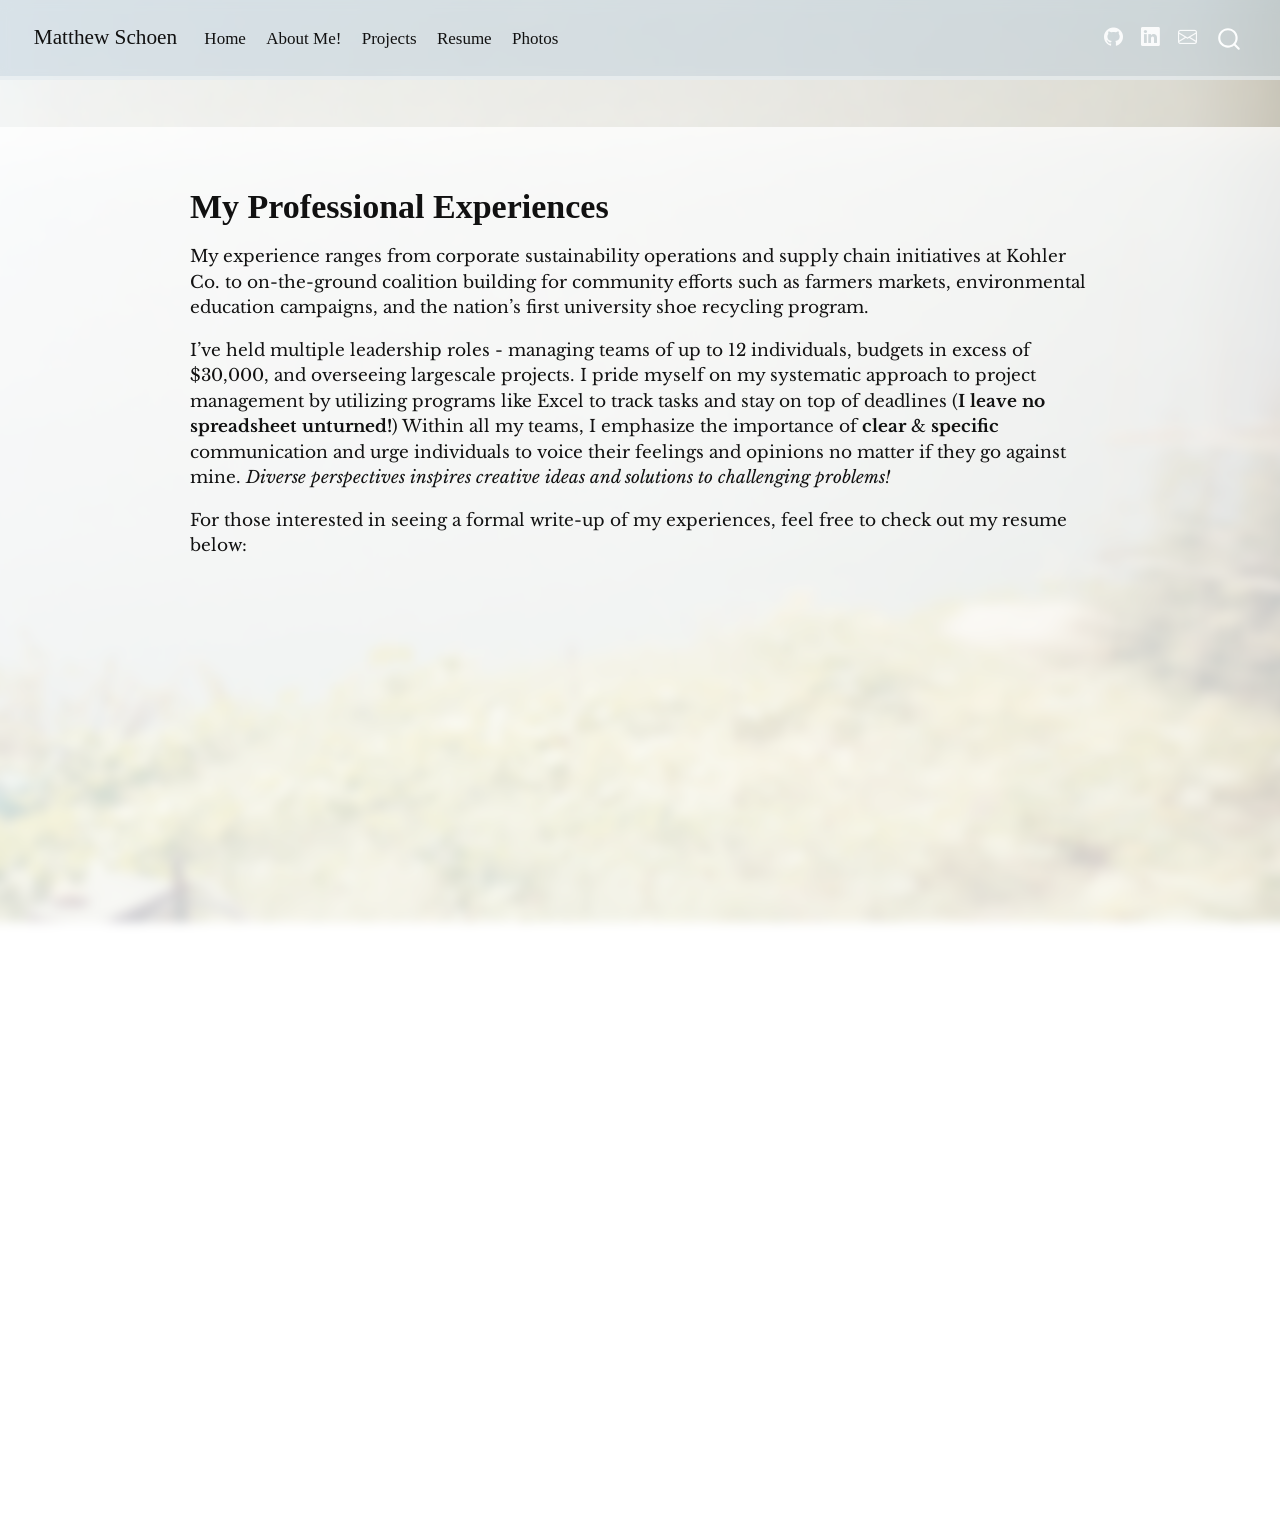
<file: docs/resume.html>
<!DOCTYPE html>
<html xmlns="http://www.w3.org/1999/xhtml" lang="en" xml:lang="en"><head>

<meta charset="utf-8">
<meta name="generator" content="quarto-1.8.25">

<meta name="viewport" content="width=device-width, initial-scale=1.0, user-scalable=yes">


<title>resume – Matthew Schoen</title>
<style>
code{white-space: pre-wrap;}
span.smallcaps{font-variant: small-caps;}
div.columns{display: flex; gap: min(4vw, 1.5em);}
div.column{flex: auto; overflow-x: auto;}
div.hanging-indent{margin-left: 1.5em; text-indent: -1.5em;}
ul.task-list{list-style: none;}
ul.task-list li input[type="checkbox"] {
  width: 0.8em;
  margin: 0 0.8em 0.2em -1em; /* quarto-specific, see https://github.com/quarto-dev/quarto-cli/issues/4556 */ 
  vertical-align: middle;
}
</style>


<script src="site_libs/quarto-nav/quarto-nav.js"></script>
<script src="site_libs/quarto-nav/headroom.min.js"></script>
<script src="site_libs/clipboard/clipboard.min.js"></script>
<script src="site_libs/quarto-search/autocomplete.umd.js"></script>
<script src="site_libs/quarto-search/fuse.min.js"></script>
<script src="site_libs/quarto-search/quarto-search.js"></script>
<meta name="quarto:offset" content="./">
<script src="site_libs/quarto-html/quarto.js" type="module"></script>
<script src="site_libs/quarto-html/tabsets/tabsets.js" type="module"></script>
<script src="site_libs/quarto-html/axe/axe-check.js" type="module"></script>
<script src="site_libs/quarto-html/popper.min.js"></script>
<script src="site_libs/quarto-html/tippy.umd.min.js"></script>
<script src="site_libs/quarto-html/anchor.min.js"></script>
<link href="site_libs/quarto-html/tippy.css" rel="stylesheet">
<link href="site_libs/quarto-html/quarto-syntax-highlighting-7b89279ff1a6dce999919e0e67d4d9ec.css" rel="stylesheet" id="quarto-text-highlighting-styles">
<script src="site_libs/bootstrap/bootstrap.min.js"></script>
<link href="site_libs/bootstrap/bootstrap-icons.css" rel="stylesheet">
<link href="site_libs/bootstrap/bootstrap-ee5696a07194bc2ae68a4d3c71f59966.min.css" rel="stylesheet" append-hash="true" id="quarto-bootstrap" data-mode="light">
<script id="quarto-search-options" type="application/json">{
  "location": "navbar",
  "copy-button": false,
  "collapse-after": 3,
  "panel-placement": "end",
  "type": "overlay",
  "limit": 50,
  "keyboard-shortcut": [
    "f",
    "/",
    "s"
  ],
  "show-item-context": false,
  "language": {
    "search-no-results-text": "No results",
    "search-matching-documents-text": "matching documents",
    "search-copy-link-title": "Copy link to search",
    "search-hide-matches-text": "Hide additional matches",
    "search-more-match-text": "more match in this document",
    "search-more-matches-text": "more matches in this document",
    "search-clear-button-title": "Clear",
    "search-text-placeholder": "",
    "search-detached-cancel-button-title": "Cancel",
    "search-submit-button-title": "Submit",
    "search-label": "Search"
  }
}</script>


</head>

<body class="nav-fixed resume-page quarto-light">

<div id="quarto-search-results"></div>
  <header id="quarto-header" class="headroom fixed-top">
    <nav class="navbar navbar-expand-lg " data-bs-theme="dark">
      <div class="navbar-container container-fluid">
      <div class="navbar-brand-container mx-auto">
    <a href="./index.html" class="navbar-brand navbar-brand-logo">
    </a>
    <a class="navbar-brand" href="./index.html">
    <span class="navbar-title">Matthew Schoen</span>
    </a>
  </div>
            <div id="quarto-search" class="" title="Search"></div>
          <button class="navbar-toggler" type="button" data-bs-toggle="collapse" data-bs-target="#navbarCollapse" aria-controls="navbarCollapse" role="menu" aria-expanded="false" aria-label="Toggle navigation" onclick="if (window.quartoToggleHeadroom) { window.quartoToggleHeadroom(); }">
  <span class="navbar-toggler-icon"></span>
</button>
          <div class="collapse navbar-collapse" id="navbarCollapse">
            <ul class="navbar-nav navbar-nav-scroll me-auto">
  <li class="nav-item">
    <a class="nav-link" href="./index.html"> 
<span class="menu-text">Home</span></a>
  </li>  
  <li class="nav-item">
    <a class="nav-link" href="./about.html"> 
<span class="menu-text">About Me!</span></a>
  </li>  
  <li class="nav-item">
    <a class="nav-link" href="./projects.html"> 
<span class="menu-text">Projects</span></a>
  </li>  
  <li class="nav-item">
    <a class="nav-link active" href="./resume.html" aria-current="page"> 
<span class="menu-text">Resume</span></a>
  </li>  
  <li class="nav-item">
    <a class="nav-link" href="./photos.html"> 
<span class="menu-text">Photos</span></a>
  </li>  
</ul>
            <ul class="navbar-nav navbar-nav-scroll ms-auto">
  <li class="nav-item compact">
    <a class="nav-link" href="https://github.com/meschoen76"> <i class="bi bi-github" role="img">
</i> 
<span class="menu-text"></span></a>
  </li>  
  <li class="nav-item compact">
    <a class="nav-link" href="https://www.linkedin.com/in/matthew-schoen-sustainability/"> <i class="bi bi-linkedin" role="img">
</i> 
<span class="menu-text"></span></a>
  </li>  
  <li class="nav-item compact">
    <a class="nav-link" href="mailto:meschoen76@gmail.com"> <i class="bi bi-envelope" role="img">
</i> 
<span class="menu-text"></span></a>
  </li>  
</ul>
          </div> <!-- /navcollapse -->
            <div class="quarto-navbar-tools">
</div>
      </div> <!-- /container-fluid -->
    </nav>
</header>
<!-- content -->
<div id="quarto-content" class="quarto-container page-columns page-rows-contents page-layout-full page-navbar">
<!-- sidebar -->
<!-- margin-sidebar -->
    
<!-- main -->
<main class="content column-page" id="quarto-document-content"><header id="title-block-header" class="quarto-title-block"></header>




<section id="my-professional-experiences" class="level1 text-panel">
<h1><strong>My Professional Experiences</strong></h1>
<p>My experience ranges from corporate sustainability operations and supply chain initiatives at Kohler Co.&nbsp;to on-the-ground coalition building for community efforts such as farmers markets, environmental education campaigns, and the nation’s first university shoe recycling program.</p>
<p>I’ve held multiple leadership roles - managing teams of up to 12 individuals, budgets in excess of $30,000, and overseeing largescale projects. I pride myself on my systematic approach to project management by utilizing programs like Excel to track tasks and stay on top of deadlines (<strong>I leave no spreadsheet unturned!</strong>) Within all my teams, I emphasize the importance of <strong>clear</strong> &amp; <strong>specific</strong> communication and urge individuals to voice their feelings and opinions no matter if they go against mine. <em>Diverse perspectives inspires creative ideas and solutions to challenging problems!</em></p>
<p>For those interested in seeing a formal write-up of my experiences, feel free to check out my resume below:</p>
<iframe src="Resume/MSchoen_Res_5_27_26.pdf" width="100%" height="800px">
</iframe>
</section>



</main> <!-- /main -->
<script id="quarto-html-after-body" type="application/javascript">
  window.document.addEventListener("DOMContentLoaded", function (event) {
    const icon = "";
    const anchorJS = new window.AnchorJS();
    anchorJS.options = {
      placement: 'right',
      icon: icon
    };
    anchorJS.add('.anchored');
    const isCodeAnnotation = (el) => {
      for (const clz of el.classList) {
        if (clz.startsWith('code-annotation-')) {                     
          return true;
        }
      }
      return false;
    }
    const onCopySuccess = function(e) {
      // button target
      const button = e.trigger;
      // don't keep focus
      button.blur();
      // flash "checked"
      button.classList.add('code-copy-button-checked');
      var currentTitle = button.getAttribute("title");
      button.setAttribute("title", "Copied!");
      let tooltip;
      if (window.bootstrap) {
        button.setAttribute("data-bs-toggle", "tooltip");
        button.setAttribute("data-bs-placement", "left");
        button.setAttribute("data-bs-title", "Copied!");
        tooltip = new bootstrap.Tooltip(button, 
          { trigger: "manual", 
            customClass: "code-copy-button-tooltip",
            offset: [0, -8]});
        tooltip.show();    
      }
      setTimeout(function() {
        if (tooltip) {
          tooltip.hide();
          button.removeAttribute("data-bs-title");
          button.removeAttribute("data-bs-toggle");
          button.removeAttribute("data-bs-placement");
        }
        button.setAttribute("title", currentTitle);
        button.classList.remove('code-copy-button-checked');
      }, 1000);
      // clear code selection
      e.clearSelection();
    }
    const getTextToCopy = function(trigger) {
      const outerScaffold = trigger.parentElement.cloneNode(true);
      const codeEl = outerScaffold.querySelector('code');
      for (const childEl of codeEl.children) {
        if (isCodeAnnotation(childEl)) {
          childEl.remove();
        }
      }
      return codeEl.innerText;
    }
    const clipboard = new window.ClipboardJS('.code-copy-button:not([data-in-quarto-modal])', {
      text: getTextToCopy
    });
    clipboard.on('success', onCopySuccess);
    if (window.document.getElementById('quarto-embedded-source-code-modal')) {
      const clipboardModal = new window.ClipboardJS('.code-copy-button[data-in-quarto-modal]', {
        text: getTextToCopy,
        container: window.document.getElementById('quarto-embedded-source-code-modal')
      });
      clipboardModal.on('success', onCopySuccess);
    }
      var localhostRegex = new RegExp(/^(?:http|https):\/\/localhost\:?[0-9]*\//);
      var mailtoRegex = new RegExp(/^mailto:/);
        var filterRegex = new RegExp('/' + window.location.host + '/');
      var isInternal = (href) => {
          return filterRegex.test(href) || localhostRegex.test(href) || mailtoRegex.test(href);
      }
      // Inspect non-navigation links and adorn them if external
     var links = window.document.querySelectorAll('a[href]:not(.nav-link):not(.navbar-brand):not(.toc-action):not(.sidebar-link):not(.sidebar-item-toggle):not(.pagination-link):not(.no-external):not([aria-hidden]):not(.dropdown-item):not(.quarto-navigation-tool):not(.about-link)');
      for (var i=0; i<links.length; i++) {
        const link = links[i];
        if (!isInternal(link.href)) {
          // undo the damage that might have been done by quarto-nav.js in the case of
          // links that we want to consider external
          if (link.dataset.originalHref !== undefined) {
            link.href = link.dataset.originalHref;
          }
        }
      }
    function tippyHover(el, contentFn, onTriggerFn, onUntriggerFn) {
      const config = {
        allowHTML: true,
        maxWidth: 500,
        delay: 100,
        arrow: false,
        appendTo: function(el) {
            return el.parentElement;
        },
        interactive: true,
        interactiveBorder: 10,
        theme: 'quarto',
        placement: 'bottom-start',
      };
      if (contentFn) {
        config.content = contentFn;
      }
      if (onTriggerFn) {
        config.onTrigger = onTriggerFn;
      }
      if (onUntriggerFn) {
        config.onUntrigger = onUntriggerFn;
      }
      window.tippy(el, config); 
    }
    const noterefs = window.document.querySelectorAll('a[role="doc-noteref"]');
    for (var i=0; i<noterefs.length; i++) {
      const ref = noterefs[i];
      tippyHover(ref, function() {
        // use id or data attribute instead here
        let href = ref.getAttribute('data-footnote-href') || ref.getAttribute('href');
        try { href = new URL(href).hash; } catch {}
        const id = href.replace(/^#\/?/, "");
        const note = window.document.getElementById(id);
        if (note) {
          return note.innerHTML;
        } else {
          return "";
        }
      });
    }
    const xrefs = window.document.querySelectorAll('a.quarto-xref');
    const processXRef = (id, note) => {
      // Strip column container classes
      const stripColumnClz = (el) => {
        el.classList.remove("page-full", "page-columns");
        if (el.children) {
          for (const child of el.children) {
            stripColumnClz(child);
          }
        }
      }
      stripColumnClz(note)
      if (id === null || id.startsWith('sec-')) {
        // Special case sections, only their first couple elements
        const container = document.createElement("div");
        if (note.children && note.children.length > 2) {
          container.appendChild(note.children[0].cloneNode(true));
          for (let i = 1; i < note.children.length; i++) {
            const child = note.children[i];
            if (child.tagName === "P" && child.innerText === "") {
              continue;
            } else {
              container.appendChild(child.cloneNode(true));
              break;
            }
          }
          if (window.Quarto?.typesetMath) {
            window.Quarto.typesetMath(container);
          }
          return container.innerHTML
        } else {
          if (window.Quarto?.typesetMath) {
            window.Quarto.typesetMath(note);
          }
          return note.innerHTML;
        }
      } else {
        // Remove any anchor links if they are present
        const anchorLink = note.querySelector('a.anchorjs-link');
        if (anchorLink) {
          anchorLink.remove();
        }
        if (window.Quarto?.typesetMath) {
          window.Quarto.typesetMath(note);
        }
        if (note.classList.contains("callout")) {
          return note.outerHTML;
        } else {
          return note.innerHTML;
        }
      }
    }
    for (var i=0; i<xrefs.length; i++) {
      const xref = xrefs[i];
      tippyHover(xref, undefined, function(instance) {
        instance.disable();
        let url = xref.getAttribute('href');
        let hash = undefined; 
        if (url.startsWith('#')) {
          hash = url;
        } else {
          try { hash = new URL(url).hash; } catch {}
        }
        if (hash) {
          const id = hash.replace(/^#\/?/, "");
          const note = window.document.getElementById(id);
          if (note !== null) {
            try {
              const html = processXRef(id, note.cloneNode(true));
              instance.setContent(html);
            } finally {
              instance.enable();
              instance.show();
            }
          } else {
            // See if we can fetch this
            fetch(url.split('#')[0])
            .then(res => res.text())
            .then(html => {
              const parser = new DOMParser();
              const htmlDoc = parser.parseFromString(html, "text/html");
              const note = htmlDoc.getElementById(id);
              if (note !== null) {
                const html = processXRef(id, note);
                instance.setContent(html);
              } 
            }).finally(() => {
              instance.enable();
              instance.show();
            });
          }
        } else {
          // See if we can fetch a full url (with no hash to target)
          // This is a special case and we should probably do some content thinning / targeting
          fetch(url)
          .then(res => res.text())
          .then(html => {
            const parser = new DOMParser();
            const htmlDoc = parser.parseFromString(html, "text/html");
            const note = htmlDoc.querySelector('main.content');
            if (note !== null) {
              // This should only happen for chapter cross references
              // (since there is no id in the URL)
              // remove the first header
              if (note.children.length > 0 && note.children[0].tagName === "HEADER") {
                note.children[0].remove();
              }
              const html = processXRef(null, note);
              instance.setContent(html);
            } 
          }).finally(() => {
            instance.enable();
            instance.show();
          });
        }
      }, function(instance) {
      });
    }
        let selectedAnnoteEl;
        const selectorForAnnotation = ( cell, annotation) => {
          let cellAttr = 'data-code-cell="' + cell + '"';
          let lineAttr = 'data-code-annotation="' +  annotation + '"';
          const selector = 'span[' + cellAttr + '][' + lineAttr + ']';
          return selector;
        }
        const selectCodeLines = (annoteEl) => {
          const doc = window.document;
          const targetCell = annoteEl.getAttribute("data-target-cell");
          const targetAnnotation = annoteEl.getAttribute("data-target-annotation");
          const annoteSpan = window.document.querySelector(selectorForAnnotation(targetCell, targetAnnotation));
          const lines = annoteSpan.getAttribute("data-code-lines").split(",");
          const lineIds = lines.map((line) => {
            return targetCell + "-" + line;
          })
          let top = null;
          let height = null;
          let parent = null;
          if (lineIds.length > 0) {
              //compute the position of the single el (top and bottom and make a div)
              const el = window.document.getElementById(lineIds[0]);
              top = el.offsetTop;
              height = el.offsetHeight;
              parent = el.parentElement.parentElement;
            if (lineIds.length > 1) {
              const lastEl = window.document.getElementById(lineIds[lineIds.length - 1]);
              const bottom = lastEl.offsetTop + lastEl.offsetHeight;
              height = bottom - top;
            }
            if (top !== null && height !== null && parent !== null) {
              // cook up a div (if necessary) and position it 
              let div = window.document.getElementById("code-annotation-line-highlight");
              if (div === null) {
                div = window.document.createElement("div");
                div.setAttribute("id", "code-annotation-line-highlight");
                div.style.position = 'absolute';
                parent.appendChild(div);
              }
              div.style.top = top - 2 + "px";
              div.style.height = height + 4 + "px";
              div.style.left = 0;
              let gutterDiv = window.document.getElementById("code-annotation-line-highlight-gutter");
              if (gutterDiv === null) {
                gutterDiv = window.document.createElement("div");
                gutterDiv.setAttribute("id", "code-annotation-line-highlight-gutter");
                gutterDiv.style.position = 'absolute';
                const codeCell = window.document.getElementById(targetCell);
                const gutter = codeCell.querySelector('.code-annotation-gutter');
                gutter.appendChild(gutterDiv);
              }
              gutterDiv.style.top = top - 2 + "px";
              gutterDiv.style.height = height + 4 + "px";
            }
            selectedAnnoteEl = annoteEl;
          }
        };
        const unselectCodeLines = () => {
          const elementsIds = ["code-annotation-line-highlight", "code-annotation-line-highlight-gutter"];
          elementsIds.forEach((elId) => {
            const div = window.document.getElementById(elId);
            if (div) {
              div.remove();
            }
          });
          selectedAnnoteEl = undefined;
        };
          // Handle positioning of the toggle
      window.addEventListener(
        "resize",
        throttle(() => {
          elRect = undefined;
          if (selectedAnnoteEl) {
            selectCodeLines(selectedAnnoteEl);
          }
        }, 10)
      );
      function throttle(fn, ms) {
      let throttle = false;
      let timer;
        return (...args) => {
          if(!throttle) { // first call gets through
              fn.apply(this, args);
              throttle = true;
          } else { // all the others get throttled
              if(timer) clearTimeout(timer); // cancel #2
              timer = setTimeout(() => {
                fn.apply(this, args);
                timer = throttle = false;
              }, ms);
          }
        };
      }
        // Attach click handler to the DT
        const annoteDls = window.document.querySelectorAll('dt[data-target-cell]');
        for (const annoteDlNode of annoteDls) {
          annoteDlNode.addEventListener('click', (event) => {
            const clickedEl = event.target;
            if (clickedEl !== selectedAnnoteEl) {
              unselectCodeLines();
              const activeEl = window.document.querySelector('dt[data-target-cell].code-annotation-active');
              if (activeEl) {
                activeEl.classList.remove('code-annotation-active');
              }
              selectCodeLines(clickedEl);
              clickedEl.classList.add('code-annotation-active');
            } else {
              // Unselect the line
              unselectCodeLines();
              clickedEl.classList.remove('code-annotation-active');
            }
          });
        }
    const findCites = (el) => {
      const parentEl = el.parentElement;
      if (parentEl) {
        const cites = parentEl.dataset.cites;
        if (cites) {
          return {
            el,
            cites: cites.split(' ')
          };
        } else {
          return findCites(el.parentElement)
        }
      } else {
        return undefined;
      }
    };
    var bibliorefs = window.document.querySelectorAll('a[role="doc-biblioref"]');
    for (var i=0; i<bibliorefs.length; i++) {
      const ref = bibliorefs[i];
      const citeInfo = findCites(ref);
      if (citeInfo) {
        tippyHover(citeInfo.el, function() {
          var popup = window.document.createElement('div');
          citeInfo.cites.forEach(function(cite) {
            var citeDiv = window.document.createElement('div');
            citeDiv.classList.add('hanging-indent');
            citeDiv.classList.add('csl-entry');
            var biblioDiv = window.document.getElementById('ref-' + cite);
            if (biblioDiv) {
              citeDiv.innerHTML = biblioDiv.innerHTML;
            }
            popup.appendChild(citeDiv);
          });
          return popup.innerHTML;
        });
      }
    }
  });
  </script>
</div> <!-- /content -->




</body></html>
</file>
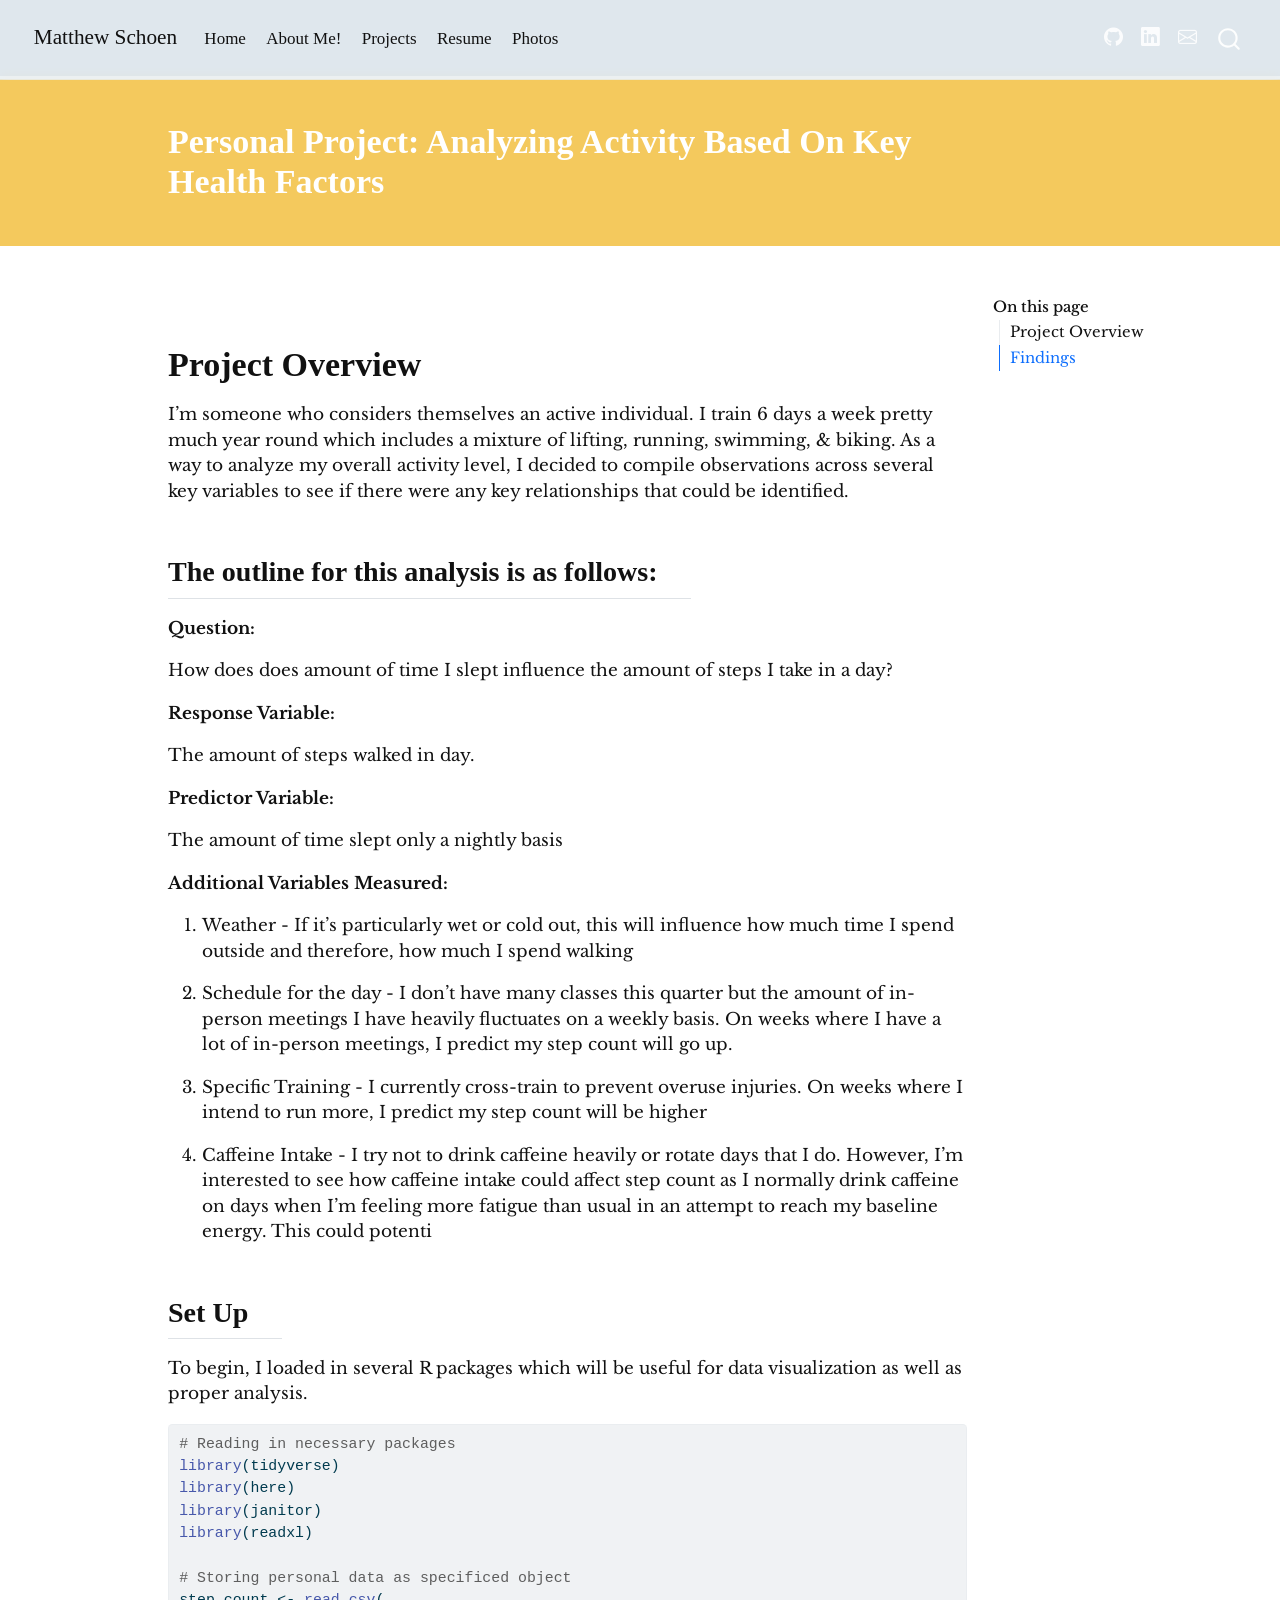
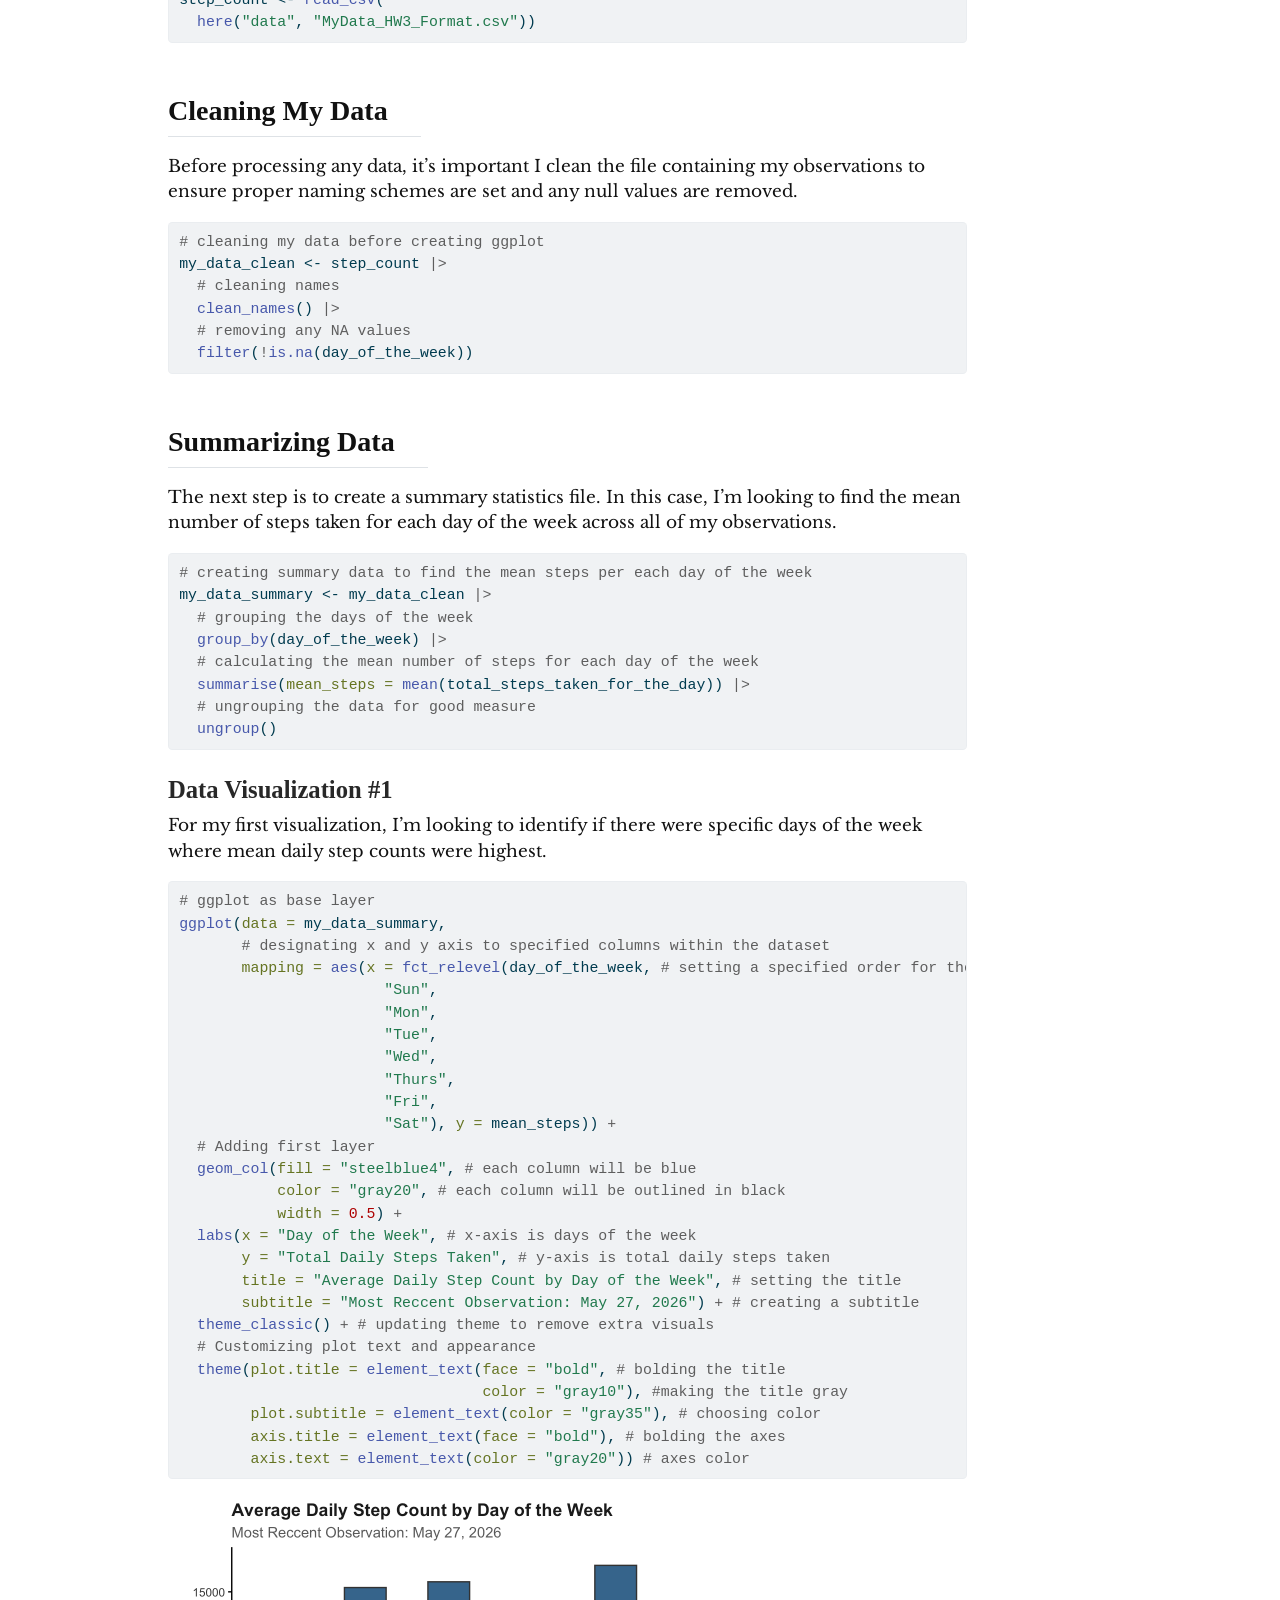
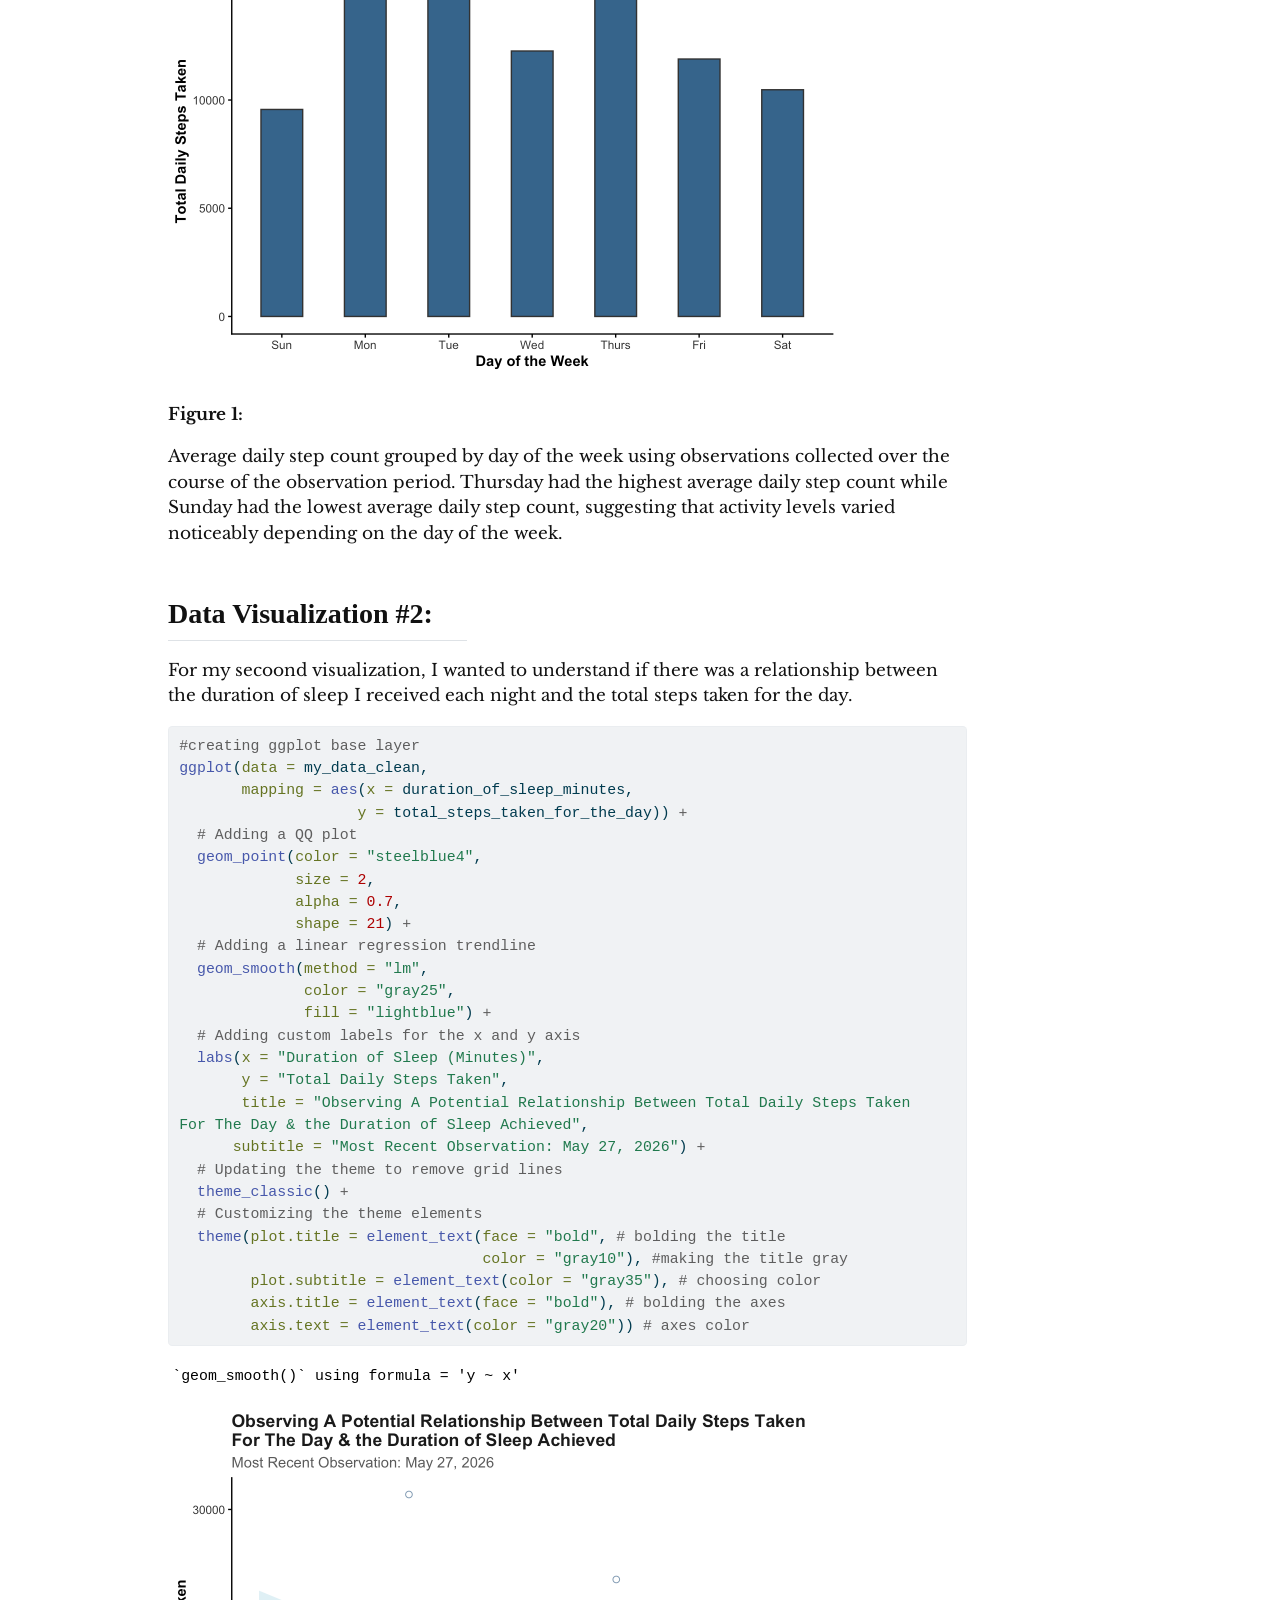
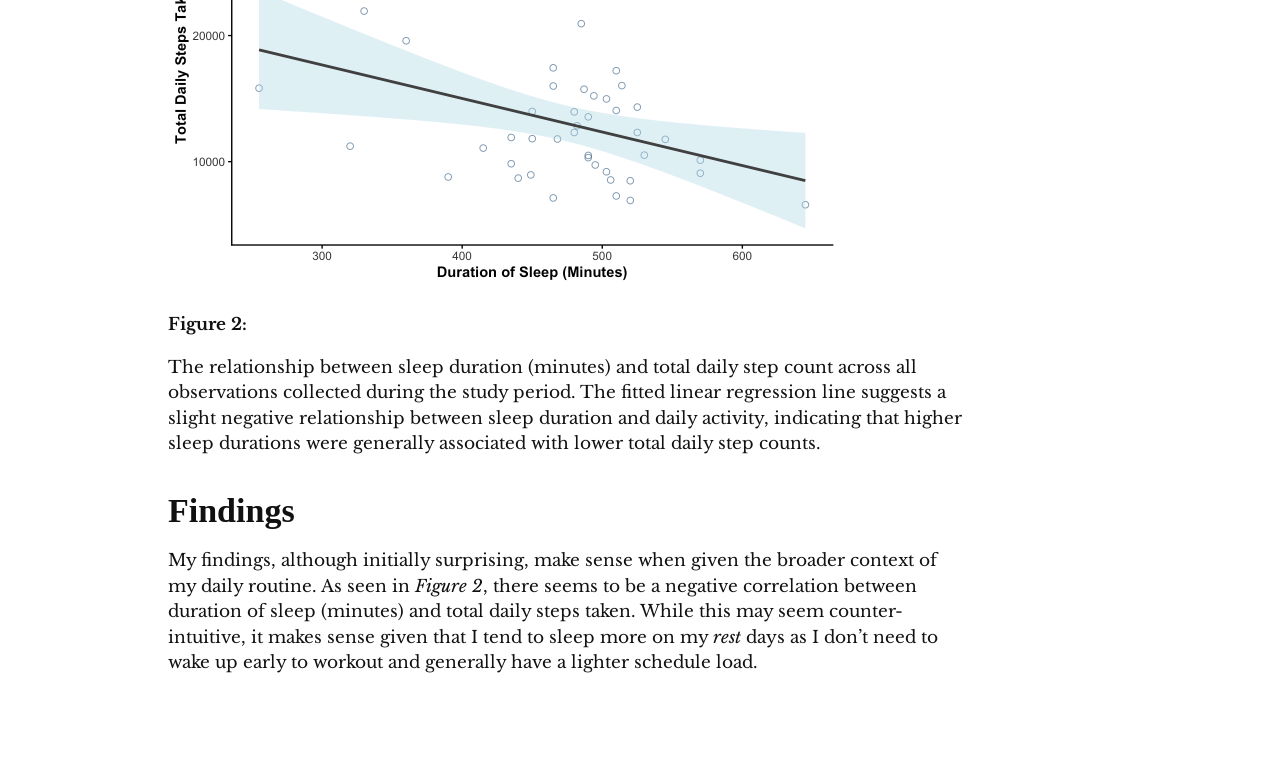
<file: docs/projects/personal_project.html>
<!DOCTYPE html>
<html xmlns="http://www.w3.org/1999/xhtml" lang="en" xml:lang="en"><head>

<meta charset="utf-8">
<meta name="generator" content="quarto-1.8.25">

<meta name="viewport" content="width=device-width, initial-scale=1.0, user-scalable=yes">


<title>Personal Project: Analyzing Activity Based On Key Health Factors – Matthew Schoen</title>
<style>
code{white-space: pre-wrap;}
span.smallcaps{font-variant: small-caps;}
div.columns{display: flex; gap: min(4vw, 1.5em);}
div.column{flex: auto; overflow-x: auto;}
div.hanging-indent{margin-left: 1.5em; text-indent: -1.5em;}
ul.task-list{list-style: none;}
ul.task-list li input[type="checkbox"] {
  width: 0.8em;
  margin: 0 0.8em 0.2em -1em; /* quarto-specific, see https://github.com/quarto-dev/quarto-cli/issues/4556 */ 
  vertical-align: middle;
}
/* CSS for syntax highlighting */
html { -webkit-text-size-adjust: 100%; }
pre > code.sourceCode { white-space: pre; position: relative; }
pre > code.sourceCode > span { display: inline-block; line-height: 1.25; }
pre > code.sourceCode > span:empty { height: 1.2em; }
.sourceCode { overflow: visible; }
code.sourceCode > span { color: inherit; text-decoration: inherit; }
div.sourceCode { margin: 1em 0; }
pre.sourceCode { margin: 0; }
@media screen {
div.sourceCode { overflow: auto; }
}
@media print {
pre > code.sourceCode { white-space: pre-wrap; }
pre > code.sourceCode > span { text-indent: -5em; padding-left: 5em; }
}
pre.numberSource code
  { counter-reset: source-line 0; }
pre.numberSource code > span
  { position: relative; left: -4em; counter-increment: source-line; }
pre.numberSource code > span > a:first-child::before
  { content: counter(source-line);
    position: relative; left: -1em; text-align: right; vertical-align: baseline;
    border: none; display: inline-block;
    -webkit-touch-callout: none; -webkit-user-select: none;
    -khtml-user-select: none; -moz-user-select: none;
    -ms-user-select: none; user-select: none;
    padding: 0 4px; width: 4em;
  }
pre.numberSource { margin-left: 3em;  padding-left: 4px; }
div.sourceCode
  {   }
@media screen {
pre > code.sourceCode > span > a:first-child::before { text-decoration: underline; }
}
</style>


<script src="../site_libs/quarto-nav/quarto-nav.js"></script>
<script src="../site_libs/quarto-nav/headroom.min.js"></script>
<script src="../site_libs/clipboard/clipboard.min.js"></script>
<script src="../site_libs/quarto-search/autocomplete.umd.js"></script>
<script src="../site_libs/quarto-search/fuse.min.js"></script>
<script src="../site_libs/quarto-search/quarto-search.js"></script>
<meta name="quarto:offset" content="../">
<script src="../site_libs/quarto-html/quarto.js" type="module"></script>
<script src="../site_libs/quarto-html/tabsets/tabsets.js" type="module"></script>
<script src="../site_libs/quarto-html/axe/axe-check.js" type="module"></script>
<script src="../site_libs/quarto-html/popper.min.js"></script>
<script src="../site_libs/quarto-html/tippy.umd.min.js"></script>
<script src="../site_libs/quarto-html/anchor.min.js"></script>
<link href="../site_libs/quarto-html/tippy.css" rel="stylesheet">
<link href="../site_libs/quarto-html/quarto-syntax-highlighting-7b89279ff1a6dce999919e0e67d4d9ec.css" rel="stylesheet" id="quarto-text-highlighting-styles">
<script src="../site_libs/bootstrap/bootstrap.min.js"></script>
<link href="../site_libs/bootstrap/bootstrap-icons.css" rel="stylesheet">
<link href="../site_libs/bootstrap/bootstrap-ee5696a07194bc2ae68a4d3c71f59966.min.css" rel="stylesheet" append-hash="true" id="quarto-bootstrap" data-mode="light">
<script id="quarto-search-options" type="application/json">{
  "location": "navbar",
  "copy-button": false,
  "collapse-after": 3,
  "panel-placement": "end",
  "type": "overlay",
  "limit": 50,
  "keyboard-shortcut": [
    "f",
    "/",
    "s"
  ],
  "show-item-context": false,
  "language": {
    "search-no-results-text": "No results",
    "search-matching-documents-text": "matching documents",
    "search-copy-link-title": "Copy link to search",
    "search-hide-matches-text": "Hide additional matches",
    "search-more-match-text": "more match in this document",
    "search-more-matches-text": "more matches in this document",
    "search-clear-button-title": "Clear",
    "search-text-placeholder": "",
    "search-detached-cancel-button-title": "Cancel",
    "search-submit-button-title": "Submit",
    "search-label": "Search"
  }
}</script>
<style>

      .quarto-title-block .quarto-title-banner h1,
      .quarto-title-block .quarto-title-banner h2,
      .quarto-title-block .quarto-title-banner h3,
      .quarto-title-block .quarto-title-banner h4,
      .quarto-title-block .quarto-title-banner h5,
      .quarto-title-block .quarto-title-banner h6
      {
        color: white;
      }

      .quarto-title-block .quarto-title-banner {
        color: white;
background: #F4C95D;
      }
</style>


</head>

<body class="nav-fixed quarto-light">

<div id="quarto-search-results"></div>
  <header id="quarto-header" class="headroom fixed-top quarto-banner">
    <nav class="navbar navbar-expand-lg " data-bs-theme="dark">
      <div class="navbar-container container-fluid">
      <div class="navbar-brand-container mx-auto">
    <a href="../index.html" class="navbar-brand navbar-brand-logo">
    </a>
    <a class="navbar-brand" href="../index.html">
    <span class="navbar-title">Matthew Schoen</span>
    </a>
  </div>
            <div id="quarto-search" class="" title="Search"></div>
          <button class="navbar-toggler" type="button" data-bs-toggle="collapse" data-bs-target="#navbarCollapse" aria-controls="navbarCollapse" role="menu" aria-expanded="false" aria-label="Toggle navigation" onclick="if (window.quartoToggleHeadroom) { window.quartoToggleHeadroom(); }">
  <span class="navbar-toggler-icon"></span>
</button>
          <div class="collapse navbar-collapse" id="navbarCollapse">
            <ul class="navbar-nav navbar-nav-scroll me-auto">
  <li class="nav-item">
    <a class="nav-link" href="../index.html"> 
<span class="menu-text">Home</span></a>
  </li>  
  <li class="nav-item">
    <a class="nav-link" href="../about.html"> 
<span class="menu-text">About Me!</span></a>
  </li>  
  <li class="nav-item">
    <a class="nav-link" href="../projects.html"> 
<span class="menu-text">Projects</span></a>
  </li>  
  <li class="nav-item">
    <a class="nav-link" href="../resume.html"> 
<span class="menu-text">Resume</span></a>
  </li>  
  <li class="nav-item">
    <a class="nav-link" href="../photos.html"> 
<span class="menu-text">Photos</span></a>
  </li>  
</ul>
            <ul class="navbar-nav navbar-nav-scroll ms-auto">
  <li class="nav-item compact">
    <a class="nav-link" href="https://github.com/meschoen76"> <i class="bi bi-github" role="img">
</i> 
<span class="menu-text"></span></a>
  </li>  
  <li class="nav-item compact">
    <a class="nav-link" href="https://www.linkedin.com/in/matthew-schoen-sustainability/"> <i class="bi bi-linkedin" role="img">
</i> 
<span class="menu-text"></span></a>
  </li>  
  <li class="nav-item compact">
    <a class="nav-link" href="mailto:meschoen76@gmail.com"> <i class="bi bi-envelope" role="img">
</i> 
<span class="menu-text"></span></a>
  </li>  
</ul>
          </div> <!-- /navcollapse -->
            <div class="quarto-navbar-tools">
</div>
      </div> <!-- /container-fluid -->
    </nav>
</header>
<!-- content -->
<header id="title-block-header" class="quarto-title-block default page-columns page-full">
  <div class="quarto-title-banner page-columns page-full">
    <div class="quarto-title column-body">
      <h1 class="title">Personal Project: Analyzing Activity Based On Key Health Factors</h1>
                      </div>
  </div>
    
  
  <div class="quarto-title-meta">

      
    
      
    </div>
    
  
  </header><div id="quarto-content" class="quarto-container page-columns page-rows-contents page-layout-article page-navbar">
<!-- sidebar -->
<!-- margin-sidebar -->
    <div id="quarto-margin-sidebar" class="sidebar margin-sidebar">
        <nav id="TOC" role="doc-toc" class="toc-active">
    <h2 id="toc-title">On this page</h2>
   
  <ul>
  <li><a href="#project-overview" id="toc-project-overview" class="nav-link active" data-scroll-target="#project-overview">Project Overview</a>
  <ul class="collapse">
  <li><a href="#the-outline-for-this-analysis-is-as-follows" id="toc-the-outline-for-this-analysis-is-as-follows" class="nav-link" data-scroll-target="#the-outline-for-this-analysis-is-as-follows">The outline for this analysis is as follows:</a></li>
  <li><a href="#set-up" id="toc-set-up" class="nav-link" data-scroll-target="#set-up">Set Up</a></li>
  <li><a href="#cleaning-my-data" id="toc-cleaning-my-data" class="nav-link" data-scroll-target="#cleaning-my-data">Cleaning My Data</a></li>
  <li><a href="#summarizing-data" id="toc-summarizing-data" class="nav-link" data-scroll-target="#summarizing-data">Summarizing Data</a>
  <ul class="collapse">
  <li><a href="#data-visualization-1" id="toc-data-visualization-1" class="nav-link" data-scroll-target="#data-visualization-1">Data Visualization #1</a></li>
  </ul></li>
  <li><a href="#data-visualization-2" id="toc-data-visualization-2" class="nav-link" data-scroll-target="#data-visualization-2">Data Visualization #2:</a></li>
  </ul></li>
  <li><a href="#findings" id="toc-findings" class="nav-link" data-scroll-target="#findings">Findings</a></li>
  </ul>
</nav>
    </div>
<!-- main -->
<main class="content quarto-banner-title-block" id="quarto-document-content">





<section id="project-overview" class="level1">
<h1>Project Overview</h1>
<p><span style="font-size:&quot;110%&quot;;">I’m someone who considers themselves an active individual. I train 6 days a week pretty much year round which includes a mixture of lifting, running, swimming, &amp; biking. As a way to analyze my overall activity level, I decided to compile observations across several key variables to see if there were any key relationships that could be identified.</span></p>
<section id="the-outline-for-this-analysis-is-as-follows" class="level2">
<h2 class="anchored" data-anchor-id="the-outline-for-this-analysis-is-as-follows">The outline for this analysis is as follows:</h2>
<p><strong>Question:</strong></p>
<p>How does does amount of time I slept influence the amount of steps I take in a day?</p>
<p><strong>Response Variable:</strong></p>
<p>The amount of steps walked in day.</p>
<p><strong>Predictor Variable:</strong></p>
<p>The amount of time slept only a nightly basis</p>
<p><strong>Additional Variables Measured:</strong></p>
<ol type="1">
<li><p>Weather - If it’s particularly wet or cold out, this will influence how much time I spend outside and therefore, how much I spend walking</p></li>
<li><p>Schedule for the day - I don’t have many classes this quarter but the amount of in-person meetings I have heavily fluctuates on a weekly basis. On weeks where I have a lot of in-person meetings, I predict my step count will go up.</p></li>
<li><p>Specific Training - I currently cross-train to prevent overuse injuries. On weeks where I intend to run more, I predict my step count will be higher</p></li>
<li><p>Caffeine Intake - I try not to drink caffeine heavily or rotate days that I do. However, I’m interested to see how caffeine intake could affect step count as I normally drink caffeine on days when I’m feeling more fatigue than usual in an attempt to reach my baseline energy. This could potenti</p></li>
</ol>
</section>
<section id="set-up" class="level2">
<h2 class="anchored" data-anchor-id="set-up">Set Up</h2>
<p>To begin, I loaded in several R packages which will be useful for data visualization as well as proper analysis.</p>
<div class="cell">
<div class="code-copy-outer-scaffold"><div class="sourceCode cell-code" id="cb1"><pre class="sourceCode r code-with-copy"><code class="sourceCode r"><span id="cb1-1"><a href="#cb1-1" aria-hidden="true" tabindex="-1"></a><span class="co"># Reading in necessary packages </span></span>
<span id="cb1-2"><a href="#cb1-2" aria-hidden="true" tabindex="-1"></a><span class="fu">library</span>(tidyverse)</span>
<span id="cb1-3"><a href="#cb1-3" aria-hidden="true" tabindex="-1"></a><span class="fu">library</span>(here)</span>
<span id="cb1-4"><a href="#cb1-4" aria-hidden="true" tabindex="-1"></a><span class="fu">library</span>(janitor)</span>
<span id="cb1-5"><a href="#cb1-5" aria-hidden="true" tabindex="-1"></a><span class="fu">library</span>(readxl)</span>
<span id="cb1-6"><a href="#cb1-6" aria-hidden="true" tabindex="-1"></a></span>
<span id="cb1-7"><a href="#cb1-7" aria-hidden="true" tabindex="-1"></a><span class="co"># Storing personal data as specificed object </span></span>
<span id="cb1-8"><a href="#cb1-8" aria-hidden="true" tabindex="-1"></a>step_count <span class="ot">&lt;-</span> <span class="fu">read_csv</span>(</span>
<span id="cb1-9"><a href="#cb1-9" aria-hidden="true" tabindex="-1"></a>  <span class="fu">here</span>(<span class="st">"data"</span>, <span class="st">"MyData_HW3_Format.csv"</span>))</span></code></pre></div><button title="Copy to Clipboard" class="code-copy-button"><i class="bi"></i></button></div>
</div>
</section>
<section id="cleaning-my-data" class="level2">
<h2 class="anchored" data-anchor-id="cleaning-my-data">Cleaning My Data</h2>
<p>Before processing any data, it’s important I clean the file containing my observations to ensure proper naming schemes are set and any null values are removed.</p>
<div class="cell">
<div class="code-copy-outer-scaffold"><div class="sourceCode cell-code" id="cb2"><pre class="sourceCode r code-with-copy"><code class="sourceCode r"><span id="cb2-1"><a href="#cb2-1" aria-hidden="true" tabindex="-1"></a><span class="co"># cleaning my data before creating ggplot </span></span>
<span id="cb2-2"><a href="#cb2-2" aria-hidden="true" tabindex="-1"></a>my_data_clean <span class="ot">&lt;-</span> step_count <span class="sc">|&gt;</span> </span>
<span id="cb2-3"><a href="#cb2-3" aria-hidden="true" tabindex="-1"></a>  <span class="co"># cleaning names </span></span>
<span id="cb2-4"><a href="#cb2-4" aria-hidden="true" tabindex="-1"></a>  <span class="fu">clean_names</span>() <span class="sc">|&gt;</span> </span>
<span id="cb2-5"><a href="#cb2-5" aria-hidden="true" tabindex="-1"></a>  <span class="co"># removing any NA values </span></span>
<span id="cb2-6"><a href="#cb2-6" aria-hidden="true" tabindex="-1"></a>  <span class="fu">filter</span>(<span class="sc">!</span><span class="fu">is.na</span>(day_of_the_week))</span></code></pre></div><button title="Copy to Clipboard" class="code-copy-button"><i class="bi"></i></button></div>
</div>
</section>
<section id="summarizing-data" class="level2">
<h2 class="anchored" data-anchor-id="summarizing-data">Summarizing Data</h2>
<p>The next step is to create a summary statistics file. In this case, I’m looking to find the mean number of steps taken for each day of the week across all of my observations.</p>
<div class="cell">
<div class="code-copy-outer-scaffold"><div class="sourceCode cell-code" id="cb3"><pre class="sourceCode r code-with-copy"><code class="sourceCode r"><span id="cb3-1"><a href="#cb3-1" aria-hidden="true" tabindex="-1"></a><span class="co"># creating summary data to find the mean steps per each day of the week </span></span>
<span id="cb3-2"><a href="#cb3-2" aria-hidden="true" tabindex="-1"></a>my_data_summary <span class="ot">&lt;-</span> my_data_clean <span class="sc">|&gt;</span> </span>
<span id="cb3-3"><a href="#cb3-3" aria-hidden="true" tabindex="-1"></a>  <span class="co"># grouping the days of the week </span></span>
<span id="cb3-4"><a href="#cb3-4" aria-hidden="true" tabindex="-1"></a>  <span class="fu">group_by</span>(day_of_the_week) <span class="sc">|&gt;</span> </span>
<span id="cb3-5"><a href="#cb3-5" aria-hidden="true" tabindex="-1"></a>  <span class="co"># calculating the mean number of steps for each day of the week</span></span>
<span id="cb3-6"><a href="#cb3-6" aria-hidden="true" tabindex="-1"></a>  <span class="fu">summarise</span>(<span class="at">mean_steps =</span> <span class="fu">mean</span>(total_steps_taken_for_the_day)) <span class="sc">|&gt;</span> </span>
<span id="cb3-7"><a href="#cb3-7" aria-hidden="true" tabindex="-1"></a>  <span class="co"># ungrouping the data for good measure</span></span>
<span id="cb3-8"><a href="#cb3-8" aria-hidden="true" tabindex="-1"></a>  <span class="fu">ungroup</span>()</span></code></pre></div><button title="Copy to Clipboard" class="code-copy-button"><i class="bi"></i></button></div>
</div>
<section id="data-visualization-1" class="level3">
<h3 class="anchored" data-anchor-id="data-visualization-1">Data Visualization #1</h3>
<p>For my first visualization, I’m looking to identify if there were specific days of the week where mean daily step counts were highest.</p>
<div class="cell">
<div class="code-copy-outer-scaffold"><div class="sourceCode cell-code" id="cb4"><pre class="sourceCode r code-with-copy"><code class="sourceCode r"><span id="cb4-1"><a href="#cb4-1" aria-hidden="true" tabindex="-1"></a><span class="co"># ggplot as base layer </span></span>
<span id="cb4-2"><a href="#cb4-2" aria-hidden="true" tabindex="-1"></a><span class="fu">ggplot</span>(<span class="at">data =</span> my_data_summary,</span>
<span id="cb4-3"><a href="#cb4-3" aria-hidden="true" tabindex="-1"></a>       <span class="co"># designating x and y axis to specified columns within the dataset </span></span>
<span id="cb4-4"><a href="#cb4-4" aria-hidden="true" tabindex="-1"></a>       <span class="at">mapping =</span> <span class="fu">aes</span>(<span class="at">x =</span> <span class="fu">fct_relevel</span>(day_of_the_week, <span class="co"># setting a specified order for the data to be displayed</span></span>
<span id="cb4-5"><a href="#cb4-5" aria-hidden="true" tabindex="-1"></a>                       <span class="st">"Sun"</span>, </span>
<span id="cb4-6"><a href="#cb4-6" aria-hidden="true" tabindex="-1"></a>                       <span class="st">"Mon"</span>, </span>
<span id="cb4-7"><a href="#cb4-7" aria-hidden="true" tabindex="-1"></a>                       <span class="st">"Tue"</span>, </span>
<span id="cb4-8"><a href="#cb4-8" aria-hidden="true" tabindex="-1"></a>                       <span class="st">"Wed"</span>, </span>
<span id="cb4-9"><a href="#cb4-9" aria-hidden="true" tabindex="-1"></a>                       <span class="st">"Thurs"</span>, </span>
<span id="cb4-10"><a href="#cb4-10" aria-hidden="true" tabindex="-1"></a>                       <span class="st">"Fri"</span>, </span>
<span id="cb4-11"><a href="#cb4-11" aria-hidden="true" tabindex="-1"></a>                       <span class="st">"Sat"</span>), <span class="at">y =</span> mean_steps)) <span class="sc">+</span> </span>
<span id="cb4-12"><a href="#cb4-12" aria-hidden="true" tabindex="-1"></a>  <span class="co"># Adding first layer </span></span>
<span id="cb4-13"><a href="#cb4-13" aria-hidden="true" tabindex="-1"></a>  <span class="fu">geom_col</span>(<span class="at">fill =</span> <span class="st">"steelblue4"</span>, <span class="co"># each column will be blue</span></span>
<span id="cb4-14"><a href="#cb4-14" aria-hidden="true" tabindex="-1"></a>           <span class="at">color =</span> <span class="st">"gray20"</span>, <span class="co"># each column will be outlined in black</span></span>
<span id="cb4-15"><a href="#cb4-15" aria-hidden="true" tabindex="-1"></a>           <span class="at">width =</span> <span class="fl">0.5</span>) <span class="sc">+</span></span>
<span id="cb4-16"><a href="#cb4-16" aria-hidden="true" tabindex="-1"></a>  <span class="fu">labs</span>(<span class="at">x =</span> <span class="st">"Day of the Week"</span>, <span class="co"># x-axis is days of the week </span></span>
<span id="cb4-17"><a href="#cb4-17" aria-hidden="true" tabindex="-1"></a>       <span class="at">y =</span> <span class="st">"Total Daily Steps Taken"</span>, <span class="co"># y-axis is total daily steps taken</span></span>
<span id="cb4-18"><a href="#cb4-18" aria-hidden="true" tabindex="-1"></a>       <span class="at">title =</span> <span class="st">"Average Daily Step Count by Day of the Week"</span>, <span class="co"># setting the title</span></span>
<span id="cb4-19"><a href="#cb4-19" aria-hidden="true" tabindex="-1"></a>       <span class="at">subtitle =</span> <span class="st">"Most Reccent Observation: May 27, 2026"</span>) <span class="sc">+</span> <span class="co"># creating a subtitle</span></span>
<span id="cb4-20"><a href="#cb4-20" aria-hidden="true" tabindex="-1"></a>  <span class="fu">theme_classic</span>() <span class="sc">+</span> <span class="co"># updating theme to remove extra visuals</span></span>
<span id="cb4-21"><a href="#cb4-21" aria-hidden="true" tabindex="-1"></a>  <span class="co"># Customizing plot text and appearance </span></span>
<span id="cb4-22"><a href="#cb4-22" aria-hidden="true" tabindex="-1"></a>  <span class="fu">theme</span>(<span class="at">plot.title =</span> <span class="fu">element_text</span>(<span class="at">face =</span> <span class="st">"bold"</span>, <span class="co"># bolding the title</span></span>
<span id="cb4-23"><a href="#cb4-23" aria-hidden="true" tabindex="-1"></a>                                  <span class="at">color =</span> <span class="st">"gray10"</span>), <span class="co">#making the title gray</span></span>
<span id="cb4-24"><a href="#cb4-24" aria-hidden="true" tabindex="-1"></a>        <span class="at">plot.subtitle =</span> <span class="fu">element_text</span>(<span class="at">color =</span> <span class="st">"gray35"</span>), <span class="co"># choosing color</span></span>
<span id="cb4-25"><a href="#cb4-25" aria-hidden="true" tabindex="-1"></a>        <span class="at">axis.title =</span> <span class="fu">element_text</span>(<span class="at">face =</span> <span class="st">"bold"</span>), <span class="co"># bolding the axes</span></span>
<span id="cb4-26"><a href="#cb4-26" aria-hidden="true" tabindex="-1"></a>        <span class="at">axis.text =</span> <span class="fu">element_text</span>(<span class="at">color =</span> <span class="st">"gray20"</span>)) <span class="co"># axes color</span></span></code></pre></div><button title="Copy to Clipboard" class="code-copy-button"><i class="bi"></i></button></div>
<div class="cell-output-display">
<div>
<figure class="figure">
<p><img src="personal_project_files/figure-html/unnamed-chunk-3-1.png" class="img-fluid figure-img" width="672"></p>
</figure>
</div>
</div>
</div>
<p><strong>Figure 1:</strong></p>
<p>Average daily step count grouped by day of the week using observations collected over the course of the observation period. Thursday had the highest average daily step count while Sunday had the lowest average daily step count, suggesting that activity levels varied noticeably depending on the day of the week.</p>
</section>
</section>
<section id="data-visualization-2" class="level2">
<h2 class="anchored" data-anchor-id="data-visualization-2">Data Visualization #2:</h2>
<p>For my secoond visualization, I wanted to understand if there was a relationship between the duration of sleep I received each night and the total steps taken for the day.</p>
<div class="cell">
<div class="code-copy-outer-scaffold"><div class="sourceCode cell-code" id="cb5"><pre class="sourceCode r code-with-copy"><code class="sourceCode r"><span id="cb5-1"><a href="#cb5-1" aria-hidden="true" tabindex="-1"></a><span class="co">#creating ggplot base layer</span></span>
<span id="cb5-2"><a href="#cb5-2" aria-hidden="true" tabindex="-1"></a><span class="fu">ggplot</span>(<span class="at">data =</span> my_data_clean, </span>
<span id="cb5-3"><a href="#cb5-3" aria-hidden="true" tabindex="-1"></a>       <span class="at">mapping =</span> <span class="fu">aes</span>(<span class="at">x =</span> duration_of_sleep_minutes,</span>
<span id="cb5-4"><a href="#cb5-4" aria-hidden="true" tabindex="-1"></a>                    <span class="at">y =</span> total_steps_taken_for_the_day)) <span class="sc">+</span> </span>
<span id="cb5-5"><a href="#cb5-5" aria-hidden="true" tabindex="-1"></a>  <span class="co"># Adding a QQ plot </span></span>
<span id="cb5-6"><a href="#cb5-6" aria-hidden="true" tabindex="-1"></a>  <span class="fu">geom_point</span>(<span class="at">color =</span> <span class="st">"steelblue4"</span>,</span>
<span id="cb5-7"><a href="#cb5-7" aria-hidden="true" tabindex="-1"></a>             <span class="at">size =</span> <span class="dv">2</span>,</span>
<span id="cb5-8"><a href="#cb5-8" aria-hidden="true" tabindex="-1"></a>             <span class="at">alpha =</span> <span class="fl">0.7</span>,</span>
<span id="cb5-9"><a href="#cb5-9" aria-hidden="true" tabindex="-1"></a>             <span class="at">shape =</span> <span class="dv">21</span>) <span class="sc">+</span> </span>
<span id="cb5-10"><a href="#cb5-10" aria-hidden="true" tabindex="-1"></a>  <span class="co"># Adding a linear regression trendline </span></span>
<span id="cb5-11"><a href="#cb5-11" aria-hidden="true" tabindex="-1"></a>  <span class="fu">geom_smooth</span>(<span class="at">method =</span> <span class="st">"lm"</span>,</span>
<span id="cb5-12"><a href="#cb5-12" aria-hidden="true" tabindex="-1"></a>              <span class="at">color =</span> <span class="st">"gray25"</span>,</span>
<span id="cb5-13"><a href="#cb5-13" aria-hidden="true" tabindex="-1"></a>              <span class="at">fill =</span> <span class="st">"lightblue"</span>) <span class="sc">+</span></span>
<span id="cb5-14"><a href="#cb5-14" aria-hidden="true" tabindex="-1"></a>  <span class="co"># Adding custom labels for the x and y axis</span></span>
<span id="cb5-15"><a href="#cb5-15" aria-hidden="true" tabindex="-1"></a>  <span class="fu">labs</span>(<span class="at">x =</span> <span class="st">"Duration of Sleep (Minutes)"</span>,</span>
<span id="cb5-16"><a href="#cb5-16" aria-hidden="true" tabindex="-1"></a>       <span class="at">y =</span> <span class="st">"Total Daily Steps Taken"</span>,</span>
<span id="cb5-17"><a href="#cb5-17" aria-hidden="true" tabindex="-1"></a>       <span class="at">title =</span> <span class="st">"Observing A Potential Relationship Between Total Daily Steps Taken </span></span>
<span id="cb5-18"><a href="#cb5-18" aria-hidden="true" tabindex="-1"></a><span class="st">For The Day &amp; the Duration of Sleep Achieved"</span>,</span>
<span id="cb5-19"><a href="#cb5-19" aria-hidden="true" tabindex="-1"></a>      <span class="at">subtitle =</span> <span class="st">"Most Recent Observation: May 27, 2026"</span>) <span class="sc">+</span> </span>
<span id="cb5-20"><a href="#cb5-20" aria-hidden="true" tabindex="-1"></a>  <span class="co"># Updating the theme to remove grid lines </span></span>
<span id="cb5-21"><a href="#cb5-21" aria-hidden="true" tabindex="-1"></a>  <span class="fu">theme_classic</span>() <span class="sc">+</span> </span>
<span id="cb5-22"><a href="#cb5-22" aria-hidden="true" tabindex="-1"></a>  <span class="co"># Customizing the theme elements </span></span>
<span id="cb5-23"><a href="#cb5-23" aria-hidden="true" tabindex="-1"></a>  <span class="fu">theme</span>(<span class="at">plot.title =</span> <span class="fu">element_text</span>(<span class="at">face =</span> <span class="st">"bold"</span>, <span class="co"># bolding the title</span></span>
<span id="cb5-24"><a href="#cb5-24" aria-hidden="true" tabindex="-1"></a>                                  <span class="at">color =</span> <span class="st">"gray10"</span>), <span class="co">#making the title gray</span></span>
<span id="cb5-25"><a href="#cb5-25" aria-hidden="true" tabindex="-1"></a>        <span class="at">plot.subtitle =</span> <span class="fu">element_text</span>(<span class="at">color =</span> <span class="st">"gray35"</span>), <span class="co"># choosing color</span></span>
<span id="cb5-26"><a href="#cb5-26" aria-hidden="true" tabindex="-1"></a>        <span class="at">axis.title =</span> <span class="fu">element_text</span>(<span class="at">face =</span> <span class="st">"bold"</span>), <span class="co"># bolding the axes</span></span>
<span id="cb5-27"><a href="#cb5-27" aria-hidden="true" tabindex="-1"></a>        <span class="at">axis.text =</span> <span class="fu">element_text</span>(<span class="at">color =</span> <span class="st">"gray20"</span>)) <span class="co"># axes color</span></span></code></pre></div><button title="Copy to Clipboard" class="code-copy-button"><i class="bi"></i></button></div>
<div class="cell-output cell-output-stderr">
<pre><code>`geom_smooth()` using formula = 'y ~ x'</code></pre>
</div>
<div class="cell-output-display">
<div>
<figure class="figure">
<p><img src="personal_project_files/figure-html/unnamed-chunk-4-1.png" class="img-fluid figure-img" width="672"></p>
</figure>
</div>
</div>
</div>
<p><strong>Figure 2:</strong></p>
<p>The relationship between sleep duration (minutes) and total daily step count across all observations collected during the study period. The fitted linear regression line suggests a slight negative relationship between sleep duration and daily activity, indicating that higher sleep durations were generally associated with lower total daily step counts.</p>
</section>
</section>
<section id="findings" class="level1">
<h1>Findings</h1>
<p>My findings, although initially surprising, make sense when given the broader context of my daily routine. As seen in <em>Figure 2</em>, there seems to be a negative correlation between duration of sleep (minutes) and total daily steps taken. While this may seem counter-intuitive, it makes sense given that I tend to sleep more on my <em>rest</em> days as I don’t need to wake up early to workout and generally have a lighter schedule load.</p>


</section>

</main> <!-- /main -->
<script id="quarto-html-after-body" type="application/javascript">
  window.document.addEventListener("DOMContentLoaded", function (event) {
    const icon = "";
    const anchorJS = new window.AnchorJS();
    anchorJS.options = {
      placement: 'right',
      icon: icon
    };
    anchorJS.add('.anchored');
    const isCodeAnnotation = (el) => {
      for (const clz of el.classList) {
        if (clz.startsWith('code-annotation-')) {                     
          return true;
        }
      }
      return false;
    }
    const onCopySuccess = function(e) {
      // button target
      const button = e.trigger;
      // don't keep focus
      button.blur();
      // flash "checked"
      button.classList.add('code-copy-button-checked');
      var currentTitle = button.getAttribute("title");
      button.setAttribute("title", "Copied!");
      let tooltip;
      if (window.bootstrap) {
        button.setAttribute("data-bs-toggle", "tooltip");
        button.setAttribute("data-bs-placement", "left");
        button.setAttribute("data-bs-title", "Copied!");
        tooltip = new bootstrap.Tooltip(button, 
          { trigger: "manual", 
            customClass: "code-copy-button-tooltip",
            offset: [0, -8]});
        tooltip.show();    
      }
      setTimeout(function() {
        if (tooltip) {
          tooltip.hide();
          button.removeAttribute("data-bs-title");
          button.removeAttribute("data-bs-toggle");
          button.removeAttribute("data-bs-placement");
        }
        button.setAttribute("title", currentTitle);
        button.classList.remove('code-copy-button-checked');
      }, 1000);
      // clear code selection
      e.clearSelection();
    }
    const getTextToCopy = function(trigger) {
      const outerScaffold = trigger.parentElement.cloneNode(true);
      const codeEl = outerScaffold.querySelector('code');
      for (const childEl of codeEl.children) {
        if (isCodeAnnotation(childEl)) {
          childEl.remove();
        }
      }
      return codeEl.innerText;
    }
    const clipboard = new window.ClipboardJS('.code-copy-button:not([data-in-quarto-modal])', {
      text: getTextToCopy
    });
    clipboard.on('success', onCopySuccess);
    if (window.document.getElementById('quarto-embedded-source-code-modal')) {
      const clipboardModal = new window.ClipboardJS('.code-copy-button[data-in-quarto-modal]', {
        text: getTextToCopy,
        container: window.document.getElementById('quarto-embedded-source-code-modal')
      });
      clipboardModal.on('success', onCopySuccess);
    }
      var localhostRegex = new RegExp(/^(?:http|https):\/\/localhost\:?[0-9]*\//);
      var mailtoRegex = new RegExp(/^mailto:/);
        var filterRegex = new RegExp('/' + window.location.host + '/');
      var isInternal = (href) => {
          return filterRegex.test(href) || localhostRegex.test(href) || mailtoRegex.test(href);
      }
      // Inspect non-navigation links and adorn them if external
     var links = window.document.querySelectorAll('a[href]:not(.nav-link):not(.navbar-brand):not(.toc-action):not(.sidebar-link):not(.sidebar-item-toggle):not(.pagination-link):not(.no-external):not([aria-hidden]):not(.dropdown-item):not(.quarto-navigation-tool):not(.about-link)');
      for (var i=0; i<links.length; i++) {
        const link = links[i];
        if (!isInternal(link.href)) {
          // undo the damage that might have been done by quarto-nav.js in the case of
          // links that we want to consider external
          if (link.dataset.originalHref !== undefined) {
            link.href = link.dataset.originalHref;
          }
        }
      }
    function tippyHover(el, contentFn, onTriggerFn, onUntriggerFn) {
      const config = {
        allowHTML: true,
        maxWidth: 500,
        delay: 100,
        arrow: false,
        appendTo: function(el) {
            return el.parentElement;
        },
        interactive: true,
        interactiveBorder: 10,
        theme: 'quarto',
        placement: 'bottom-start',
      };
      if (contentFn) {
        config.content = contentFn;
      }
      if (onTriggerFn) {
        config.onTrigger = onTriggerFn;
      }
      if (onUntriggerFn) {
        config.onUntrigger = onUntriggerFn;
      }
      window.tippy(el, config); 
    }
    const noterefs = window.document.querySelectorAll('a[role="doc-noteref"]');
    for (var i=0; i<noterefs.length; i++) {
      const ref = noterefs[i];
      tippyHover(ref, function() {
        // use id or data attribute instead here
        let href = ref.getAttribute('data-footnote-href') || ref.getAttribute('href');
        try { href = new URL(href).hash; } catch {}
        const id = href.replace(/^#\/?/, "");
        const note = window.document.getElementById(id);
        if (note) {
          return note.innerHTML;
        } else {
          return "";
        }
      });
    }
    const xrefs = window.document.querySelectorAll('a.quarto-xref');
    const processXRef = (id, note) => {
      // Strip column container classes
      const stripColumnClz = (el) => {
        el.classList.remove("page-full", "page-columns");
        if (el.children) {
          for (const child of el.children) {
            stripColumnClz(child);
          }
        }
      }
      stripColumnClz(note)
      if (id === null || id.startsWith('sec-')) {
        // Special case sections, only their first couple elements
        const container = document.createElement("div");
        if (note.children && note.children.length > 2) {
          container.appendChild(note.children[0].cloneNode(true));
          for (let i = 1; i < note.children.length; i++) {
            const child = note.children[i];
            if (child.tagName === "P" && child.innerText === "") {
              continue;
            } else {
              container.appendChild(child.cloneNode(true));
              break;
            }
          }
          if (window.Quarto?.typesetMath) {
            window.Quarto.typesetMath(container);
          }
          return container.innerHTML
        } else {
          if (window.Quarto?.typesetMath) {
            window.Quarto.typesetMath(note);
          }
          return note.innerHTML;
        }
      } else {
        // Remove any anchor links if they are present
        const anchorLink = note.querySelector('a.anchorjs-link');
        if (anchorLink) {
          anchorLink.remove();
        }
        if (window.Quarto?.typesetMath) {
          window.Quarto.typesetMath(note);
        }
        if (note.classList.contains("callout")) {
          return note.outerHTML;
        } else {
          return note.innerHTML;
        }
      }
    }
    for (var i=0; i<xrefs.length; i++) {
      const xref = xrefs[i];
      tippyHover(xref, undefined, function(instance) {
        instance.disable();
        let url = xref.getAttribute('href');
        let hash = undefined; 
        if (url.startsWith('#')) {
          hash = url;
        } else {
          try { hash = new URL(url).hash; } catch {}
        }
        if (hash) {
          const id = hash.replace(/^#\/?/, "");
          const note = window.document.getElementById(id);
          if (note !== null) {
            try {
              const html = processXRef(id, note.cloneNode(true));
              instance.setContent(html);
            } finally {
              instance.enable();
              instance.show();
            }
          } else {
            // See if we can fetch this
            fetch(url.split('#')[0])
            .then(res => res.text())
            .then(html => {
              const parser = new DOMParser();
              const htmlDoc = parser.parseFromString(html, "text/html");
              const note = htmlDoc.getElementById(id);
              if (note !== null) {
                const html = processXRef(id, note);
                instance.setContent(html);
              } 
            }).finally(() => {
              instance.enable();
              instance.show();
            });
          }
        } else {
          // See if we can fetch a full url (with no hash to target)
          // This is a special case and we should probably do some content thinning / targeting
          fetch(url)
          .then(res => res.text())
          .then(html => {
            const parser = new DOMParser();
            const htmlDoc = parser.parseFromString(html, "text/html");
            const note = htmlDoc.querySelector('main.content');
            if (note !== null) {
              // This should only happen for chapter cross references
              // (since there is no id in the URL)
              // remove the first header
              if (note.children.length > 0 && note.children[0].tagName === "HEADER") {
                note.children[0].remove();
              }
              const html = processXRef(null, note);
              instance.setContent(html);
            } 
          }).finally(() => {
            instance.enable();
            instance.show();
          });
        }
      }, function(instance) {
      });
    }
        let selectedAnnoteEl;
        const selectorForAnnotation = ( cell, annotation) => {
          let cellAttr = 'data-code-cell="' + cell + '"';
          let lineAttr = 'data-code-annotation="' +  annotation + '"';
          const selector = 'span[' + cellAttr + '][' + lineAttr + ']';
          return selector;
        }
        const selectCodeLines = (annoteEl) => {
          const doc = window.document;
          const targetCell = annoteEl.getAttribute("data-target-cell");
          const targetAnnotation = annoteEl.getAttribute("data-target-annotation");
          const annoteSpan = window.document.querySelector(selectorForAnnotation(targetCell, targetAnnotation));
          const lines = annoteSpan.getAttribute("data-code-lines").split(",");
          const lineIds = lines.map((line) => {
            return targetCell + "-" + line;
          })
          let top = null;
          let height = null;
          let parent = null;
          if (lineIds.length > 0) {
              //compute the position of the single el (top and bottom and make a div)
              const el = window.document.getElementById(lineIds[0]);
              top = el.offsetTop;
              height = el.offsetHeight;
              parent = el.parentElement.parentElement;
            if (lineIds.length > 1) {
              const lastEl = window.document.getElementById(lineIds[lineIds.length - 1]);
              const bottom = lastEl.offsetTop + lastEl.offsetHeight;
              height = bottom - top;
            }
            if (top !== null && height !== null && parent !== null) {
              // cook up a div (if necessary) and position it 
              let div = window.document.getElementById("code-annotation-line-highlight");
              if (div === null) {
                div = window.document.createElement("div");
                div.setAttribute("id", "code-annotation-line-highlight");
                div.style.position = 'absolute';
                parent.appendChild(div);
              }
              div.style.top = top - 2 + "px";
              div.style.height = height + 4 + "px";
              div.style.left = 0;
              let gutterDiv = window.document.getElementById("code-annotation-line-highlight-gutter");
              if (gutterDiv === null) {
                gutterDiv = window.document.createElement("div");
                gutterDiv.setAttribute("id", "code-annotation-line-highlight-gutter");
                gutterDiv.style.position = 'absolute';
                const codeCell = window.document.getElementById(targetCell);
                const gutter = codeCell.querySelector('.code-annotation-gutter');
                gutter.appendChild(gutterDiv);
              }
              gutterDiv.style.top = top - 2 + "px";
              gutterDiv.style.height = height + 4 + "px";
            }
            selectedAnnoteEl = annoteEl;
          }
        };
        const unselectCodeLines = () => {
          const elementsIds = ["code-annotation-line-highlight", "code-annotation-line-highlight-gutter"];
          elementsIds.forEach((elId) => {
            const div = window.document.getElementById(elId);
            if (div) {
              div.remove();
            }
          });
          selectedAnnoteEl = undefined;
        };
          // Handle positioning of the toggle
      window.addEventListener(
        "resize",
        throttle(() => {
          elRect = undefined;
          if (selectedAnnoteEl) {
            selectCodeLines(selectedAnnoteEl);
          }
        }, 10)
      );
      function throttle(fn, ms) {
      let throttle = false;
      let timer;
        return (...args) => {
          if(!throttle) { // first call gets through
              fn.apply(this, args);
              throttle = true;
          } else { // all the others get throttled
              if(timer) clearTimeout(timer); // cancel #2
              timer = setTimeout(() => {
                fn.apply(this, args);
                timer = throttle = false;
              }, ms);
          }
        };
      }
        // Attach click handler to the DT
        const annoteDls = window.document.querySelectorAll('dt[data-target-cell]');
        for (const annoteDlNode of annoteDls) {
          annoteDlNode.addEventListener('click', (event) => {
            const clickedEl = event.target;
            if (clickedEl !== selectedAnnoteEl) {
              unselectCodeLines();
              const activeEl = window.document.querySelector('dt[data-target-cell].code-annotation-active');
              if (activeEl) {
                activeEl.classList.remove('code-annotation-active');
              }
              selectCodeLines(clickedEl);
              clickedEl.classList.add('code-annotation-active');
            } else {
              // Unselect the line
              unselectCodeLines();
              clickedEl.classList.remove('code-annotation-active');
            }
          });
        }
    const findCites = (el) => {
      const parentEl = el.parentElement;
      if (parentEl) {
        const cites = parentEl.dataset.cites;
        if (cites) {
          return {
            el,
            cites: cites.split(' ')
          };
        } else {
          return findCites(el.parentElement)
        }
      } else {
        return undefined;
      }
    };
    var bibliorefs = window.document.querySelectorAll('a[role="doc-biblioref"]');
    for (var i=0; i<bibliorefs.length; i++) {
      const ref = bibliorefs[i];
      const citeInfo = findCites(ref);
      if (citeInfo) {
        tippyHover(citeInfo.el, function() {
          var popup = window.document.createElement('div');
          citeInfo.cites.forEach(function(cite) {
            var citeDiv = window.document.createElement('div');
            citeDiv.classList.add('hanging-indent');
            citeDiv.classList.add('csl-entry');
            var biblioDiv = window.document.getElementById('ref-' + cite);
            if (biblioDiv) {
              citeDiv.innerHTML = biblioDiv.innerHTML;
            }
            popup.appendChild(citeDiv);
          });
          return popup.innerHTML;
        });
      }
    }
  });
  </script>
</div> <!-- /content -->




</body></html>
</file>
<file: docs/site_libs/quarto-html/tippy.css>
.tippy-box[data-animation=fade][data-state=hidden]{opacity:0}[data-tippy-root]{max-width:calc(100vw - 10px)}.tippy-box{position:relative;background-color:#333;color:#fff;border-radius:4px;font-size:14px;line-height:1.4;white-space:normal;outline:0;transition-property:transform,visibility,opacity}.tippy-box[data-placement^=top]>.tippy-arrow{bottom:0}.tippy-box[data-placement^=top]>.tippy-arrow:before{bottom:-7px;left:0;border-width:8px 8px 0;border-top-color:initial;transform-origin:center top}.tippy-box[data-placement^=bottom]>.tippy-arrow{top:0}.tippy-box[data-placement^=bottom]>.tippy-arrow:before{top:-7px;left:0;border-width:0 8px 8px;border-bottom-color:initial;transform-origin:center bottom}.tippy-box[data-placement^=left]>.tippy-arrow{right:0}.tippy-box[data-placement^=left]>.tippy-arrow:before{border-width:8px 0 8px 8px;border-left-color:initial;right:-7px;transform-origin:center left}.tippy-box[data-placement^=right]>.tippy-arrow{left:0}.tippy-box[data-placement^=right]>.tippy-arrow:before{left:-7px;border-width:8px 8px 8px 0;border-right-color:initial;transform-origin:center right}.tippy-box[data-inertia][data-state=visible]{transition-timing-function:cubic-bezier(.54,1.5,.38,1.11)}.tippy-arrow{width:16px;height:16px;color:#333}.tippy-arrow:before{content:"";position:absolute;border-color:transparent;border-style:solid}.tippy-content{position:relative;padding:5px 9px;z-index:1}
</file>
<file: docs/site_libs/quarto-html/quarto-syntax-highlighting-7b89279ff1a6dce999919e0e67d4d9ec.css>
/* quarto syntax highlight colors */
:root {
  --quarto-hl-ot-color: #003B4F;
  --quarto-hl-at-color: #657422;
  --quarto-hl-ss-color: #20794D;
  --quarto-hl-an-color: #5E5E5E;
  --quarto-hl-fu-color: #4758AB;
  --quarto-hl-st-color: #20794D;
  --quarto-hl-cf-color: #003B4F;
  --quarto-hl-op-color: #5E5E5E;
  --quarto-hl-er-color: #AD0000;
  --quarto-hl-bn-color: #AD0000;
  --quarto-hl-al-color: #AD0000;
  --quarto-hl-va-color: #111111;
  --quarto-hl-bu-color: inherit;
  --quarto-hl-ex-color: inherit;
  --quarto-hl-pp-color: #AD0000;
  --quarto-hl-in-color: #5E5E5E;
  --quarto-hl-vs-color: #20794D;
  --quarto-hl-wa-color: #5E5E5E;
  --quarto-hl-do-color: #5E5E5E;
  --quarto-hl-im-color: #00769E;
  --quarto-hl-ch-color: #20794D;
  --quarto-hl-dt-color: #AD0000;
  --quarto-hl-fl-color: #AD0000;
  --quarto-hl-co-color: #5E5E5E;
  --quarto-hl-cv-color: #5E5E5E;
  --quarto-hl-cn-color: #8f5902;
  --quarto-hl-sc-color: #5E5E5E;
  --quarto-hl-dv-color: #AD0000;
  --quarto-hl-kw-color: #003B4F;
}

/* other quarto variables */
:root {
  --quarto-font-monospace: SFMono-Regular, Menlo, Monaco, Consolas, "Liberation Mono", "Courier New", monospace;
}

/* syntax highlight based on Pandoc's rules */
pre > code.sourceCode > span {
  color: #003B4F;
}

code.sourceCode > span {
  color: #003B4F;
}

div.sourceCode,
div.sourceCode pre.sourceCode {
  color: #003B4F;
}

/* Normal */
code span {
  color: #003B4F;
}

/* Alert */
code span.al {
  color: #AD0000;
  font-style: inherit;
}

/* Annotation */
code span.an {
  color: #5E5E5E;
  font-style: inherit;
}

/* Attribute */
code span.at {
  color: #657422;
  font-style: inherit;
}

/* BaseN */
code span.bn {
  color: #AD0000;
  font-style: inherit;
}

/* BuiltIn */
code span.bu {
  font-style: inherit;
}

/* ControlFlow */
code span.cf {
  color: #003B4F;
  font-weight: bold;
  font-style: inherit;
}

/* Char */
code span.ch {
  color: #20794D;
  font-style: inherit;
}

/* Constant */
code span.cn {
  color: #8f5902;
  font-style: inherit;
}

/* Comment */
code span.co {
  color: #5E5E5E;
  font-style: inherit;
}

/* CommentVar */
code span.cv {
  color: #5E5E5E;
  font-style: italic;
}

/* Documentation */
code span.do {
  color: #5E5E5E;
  font-style: italic;
}

/* DataType */
code span.dt {
  color: #AD0000;
  font-style: inherit;
}

/* DecVal */
code span.dv {
  color: #AD0000;
  font-style: inherit;
}

/* Error */
code span.er {
  color: #AD0000;
  font-style: inherit;
}

/* Extension */
code span.ex {
  font-style: inherit;
}

/* Float */
code span.fl {
  color: #AD0000;
  font-style: inherit;
}

/* Function */
code span.fu {
  color: #4758AB;
  font-style: inherit;
}

/* Import */
code span.im {
  color: #00769E;
  font-style: inherit;
}

/* Information */
code span.in {
  color: #5E5E5E;
  font-style: inherit;
}

/* Keyword */
code span.kw {
  color: #003B4F;
  font-weight: bold;
  font-style: inherit;
}

/* Operator */
code span.op {
  color: #5E5E5E;
  font-style: inherit;
}

/* Other */
code span.ot {
  color: #003B4F;
  font-style: inherit;
}

/* Preprocessor */
code span.pp {
  color: #AD0000;
  font-style: inherit;
}

/* SpecialChar */
code span.sc {
  color: #5E5E5E;
  font-style: inherit;
}

/* SpecialString */
code span.ss {
  color: #20794D;
  font-style: inherit;
}

/* String */
code span.st {
  color: #20794D;
  font-style: inherit;
}

/* Variable */
code span.va {
  color: #111111;
  font-style: inherit;
}

/* VerbatimString */
code span.vs {
  color: #20794D;
  font-style: inherit;
}

/* Warning */
code span.wa {
  color: #5E5E5E;
  font-style: italic;
}

.prevent-inlining {
  content: "</";
}

/*# sourceMappingURL=3944bc705cfaf4c80e56f77c5205168a.css.map */
</file>
